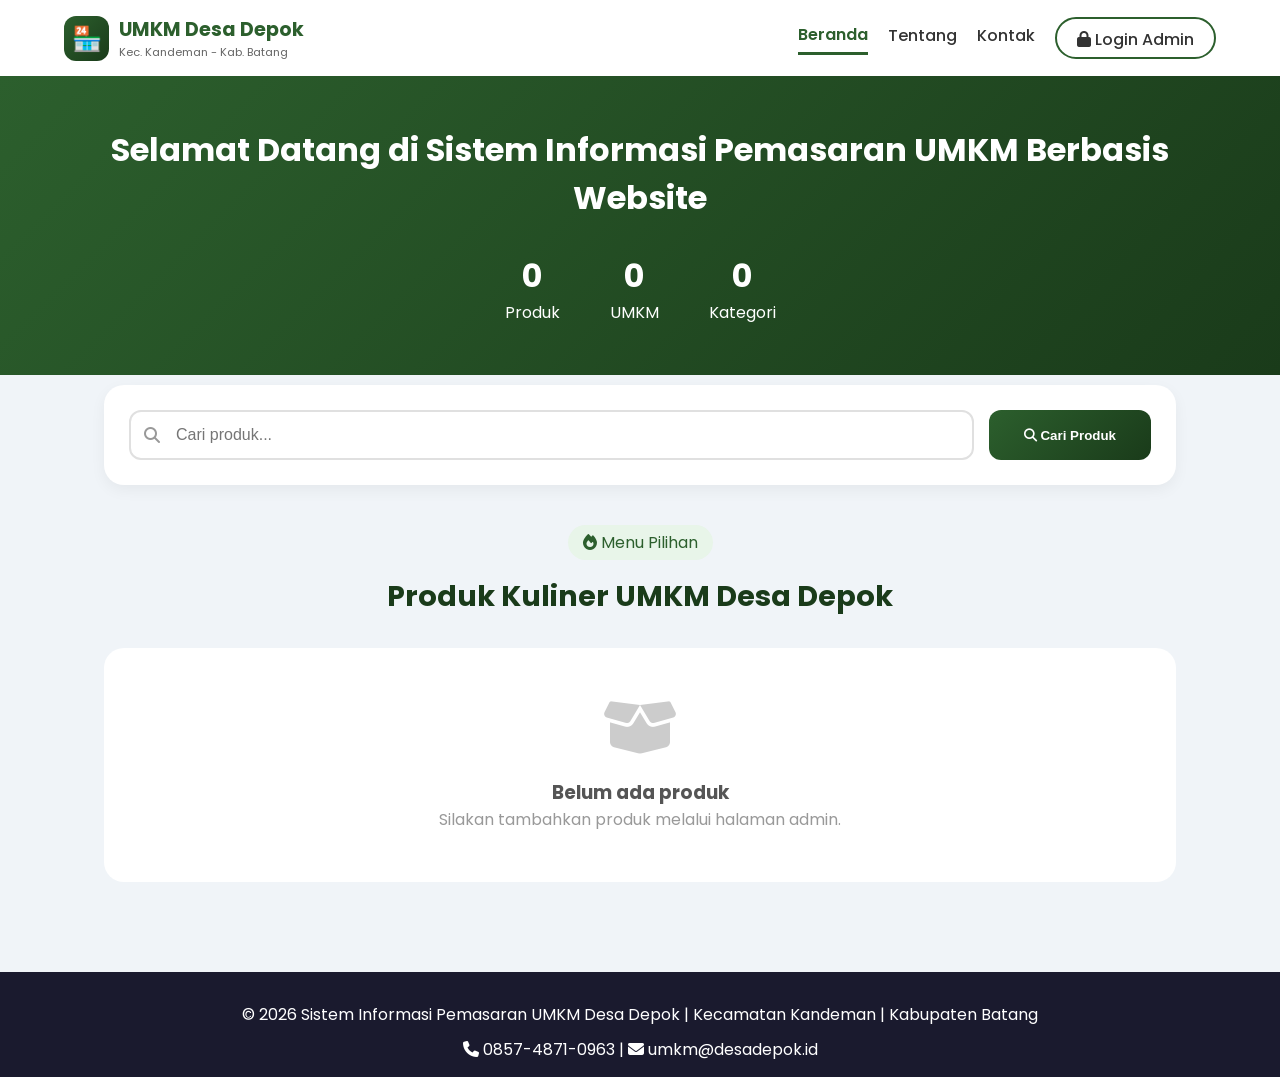
<file: index.html>
<!DOCTYPE html>
<html lang="id">
<head>
    <meta charset="UTF-8">
    <meta name="viewport" content="width=device-width, initial-scale=1.0">
    <title>UMKM Desa Depok - Kandeman, Batang</title>
    <link href="https://fonts.googleapis.com/css2?family=Poppins:wght@400;500;600;700&display=swap" rel="stylesheet">
    <link rel="stylesheet" href="https://cdnjs.cloudflare.com/ajax/libs/font-awesome/6.5.1/css/all.min.css">
    <style>
        * { margin: 0; padding: 0; box-sizing: border-box; }
        body { font-family: 'Poppins', sans-serif; background: #f0f4f8; }
        .navbar { background: white; padding: 15px 5%; display: flex; justify-content: space-between; align-items: center; flex-wrap: wrap; gap: 15px; box-shadow: 0 2px 10px rgba(0,0,0,0.05); }
        .logo { display: flex; align-items: center; gap: 10px; }
        .logo-icon { background: linear-gradient(135deg, #2c5f2d, #1a3b1a); width: 45px; height: 45px; border-radius: 12px; display: flex; align-items: center; justify-content: center; color: white; font-size: 24px; }
        .logo-text h2 { font-size: 1.2em; color: #2c5f2d; }
        .logo-text p { font-size: 0.7em; color: #666; }
        .nav-links { display: flex; gap: 20px; align-items: center; flex-wrap: wrap; }
        .nav-links a { text-decoration: none; color: #333; font-weight: 500; transition: 0.3s; padding-bottom: 5px; }
        .nav-links a:hover { color: #2c5f2d; }
        .nav-links a.active { color: #2c5f2d; font-weight: 600; border-bottom: 3px solid #2c5f2d; }
        .btn-outline { border: 2px solid #2c5f2d; padding: 8px 20px; border-radius: 25px; background: transparent; }
        .btn-outline:hover { background: #2c5f2d; color: white !important; }
        .hero { background: linear-gradient(135deg, #2c5f2d, #1a3b1a); color: white; padding: 50px 5%; text-align: center; }
        .hero h1 { font-size: 2em; margin-bottom: 15px; }
        .hero-stats { display: flex; justify-content: center; gap: 50px; margin-top: 30px; flex-wrap: wrap; }
        .stat-number { font-size: 2em; font-weight: 700; }
        .container { max-width: 1200px; margin: 0 auto; padding: 40px 5%; }
        .search-section { background: white; border-radius: 20px; padding: 25px; box-shadow: 0 5px 15px rgba(0,0,0,0.05); margin-top: -30px; position: relative; z-index: 10; }
        .search-form { display: flex; gap: 15px; flex-wrap: wrap; }
        .search-wrapper { flex: 3; position: relative; }
        .search-wrapper i { position: absolute; left: 15px; top: 50%; transform: translateY(-50%); color: #999; }
        .search-wrapper input { width: 100%; padding: 14px 15px 14px 45px; border: 2px solid #e0e0e0; border-radius: 12px; font-size: 16px; }
        .btn-search { background: linear-gradient(135deg, #2c5f2d, #1a3b1a); color: white; padding: 14px 35px; border: none; border-radius: 12px; font-weight: 600; cursor: pointer; }
        .section-title { text-align: center; margin: 40px 0 30px; }
        .section-title .badge { background: #e8f5e9; color: #2c5f2d; padding: 5px 15px; border-radius: 20px; display: inline-block; margin-bottom: 15px; }
        .section-title h2 { font-size: 1.8em; color: #1a3b1a; }
        .product-grid { display: grid; grid-template-columns: repeat(auto-fill, minmax(300px, 1fr)); gap: 25px; }
        .product-card { background: white; border-radius: 20px; overflow: hidden; box-shadow: 0 5px 15px rgba(0,0,0,0.08); transition: 0.3s; }
        .product-card:hover { transform: translateY(-5px); box-shadow: 0 10px 25px rgba(0,0,0,0.1); }
        
        .product-image { 
            width: 100%; 
            display: flex;
            align-items: center;
            justify-content: center;
            background: #f5f5f5;
            overflow: hidden;
        }
        .product-image img { 
            width: 100%; 
            height: auto; 
            display: block;
        }
        .product-image .no-image { 
            width: 100%;
            height: 200px;
            display: flex;
            align-items: center;
            justify-content: center;
            font-size: 64px; 
            color: #ccc; 
            background: #f5f5f5;
        }

        .product-info { padding: 20px; }
        .product-info h3 { font-size: 1.2em; color: #1a3b1a; }
        .price { font-size: 1.4em; color: #2c5f2d; font-weight: 700; margin: 10px 0; }
        .description { color: #666; font-size: 0.85em; margin: 10px 0; line-height: 1.5; display: -webkit-box; -webkit-line-clamp: 3; -webkit-box-orient: vertical; overflow: hidden; }
        .umkm-name, .contact { font-size: 0.85em; margin: 5px 0; display: flex; align-items: center; gap: 5px; }
        .category-tag { display: inline-block; background: #e8f5e9; color: #2c5f2d; padding: 4px 10px; border-radius: 20px; font-size: 0.7em; margin-top: 10px; }
        
        /* ================================================================ */
        /* TOMBOL WHATSAPP - PASTI BERFUNGSI */
        /* ================================================================ */
        .whatsapp-btn { 
            display: inline-flex; 
            align-items: center; 
            gap: 8px; 
            background: #25D366; 
            color: white; 
            padding: 8px 18px; 
            border-radius: 30px; 
            text-decoration: none; 
            margin-top: 12px; 
            font-size: 0.85em; 
            font-weight: 600;
            transition: 0.3s;
            border: none;
            cursor: pointer;
        }
        .whatsapp-btn:hover { 
            background: #128C7E; 
            transform: scale(1.03);
            box-shadow: 0 4px 12px rgba(37, 211, 102, 0.3);
        }
        .whatsapp-btn i {
            font-size: 1.2em;
        }
        .footer { background: #1a1a2e; color: white; text-align: center; padding: 30px 5% 15px; margin-top: 50px; }
        @media (max-width: 768px) { .hero h1 { font-size: 1.3em; } .search-form { flex-direction: column; } }
    </style>
</head>
<body>
    <nav class="navbar">
        <div class="logo">
            <div class="logo-icon">🏪</div>
            <div class="logo-text">
                <h2>UMKM Desa Depok</h2>
                <p>Kec. Kandeman - Kab. Batang</p>
            </div>
        </div>
        <div class="nav-links">
            <a href="beranda.html" class="active">Beranda</a>
            <a href="tentang.html">Tentang</a>
            <a href="kontak.html">Kontak</a>
            <a href="login.html" class="btn-outline"><i class="fas fa-lock"></i> Login Admin</a>
        </div>
    </nav>

    <section class="hero">
        <h1>Selamat Datang di Sistem Informasi Pemasaran UMKM Berbasis Website</h1>
        <div class="hero-stats">
            <div class="stat-item"><div class="stat-number" id="totalProducts">0</div><div>Produk</div></div>
            <div class="stat-item"><div class="stat-number" id="totalUMKM">0</div><div>UMKM</div></div>
            <div class="stat-item"><div class="stat-number" id="totalCategories">0</div><div>Kategori</div></div>
        </div>
    </section>

    <div class="container">
        <div class="search-section">
            <form class="search-form" id="searchForm">
                <div class="search-wrapper">
                    <i class="fas fa-search"></i>
                    <input type="text" id="searchInput" placeholder="Cari produk...">
                </div>
                <button type="submit" class="btn-search"><i class="fas fa-search"></i> Cari Produk</button>
            </form>
        </div>

        <div class="section-title">
            <span class="badge"><i class="fas fa-fire"></i> Menu Pilihan</span>
            <h2>Produk Kuliner UMKM Desa Depok</h2>
        </div>

        <div class="product-grid" id="productGrid"></div>
    </div>

    <footer class="footer">
        <p>&copy; 2026 Sistem Informasi Pemasaran UMKM Desa Depok | Kecamatan Kandeman | Kabupaten Batang</p>
        <p style="margin-top: 10px;"><i class="fas fa-phone"></i> 0857-4871-0963 | <i class="fas fa-envelope"></i> umkm@desadepok.id</p>
    </footer>

    <script>
        // ================================================================
        // DATA PRODUK
        // ================================================================
        let products = [];
        let umkmList = [];

        function loadData() {
            try {
                const stored = localStorage.getItem('umkm_products');
                if (stored) {
                    const parsed = JSON.parse(stored);
                    products = Array.isArray(parsed) ? parsed : [];
                } else {
                    products = [];
                }
            } catch (e) {
                products = [];
            }

            try {
                const storedUmkm = localStorage.getItem('umkm_list');
                if (storedUmkm) {
                    const parsed = JSON.parse(storedUmkm);
                    umkmList = Array.isArray(parsed) ? parsed : [];
                } else {
                    umkmList = [];
                }
            } catch (e) {
                umkmList = [];
            }

            console.log('📦 Produk:', products.length);
            console.log('🏪 UMKM:', umkmList.length);

            updateStats();
            displayProducts(products);
        }

        function updateStats() {
            document.getElementById('totalProducts').innerText = products.length || 0;
            document.getElementById('totalUMKM').innerText = umkmList.length || 0;
            const uniqueCat = new Set(products.map(p => p.category_name)).size;
            document.getElementById('totalCategories').innerText = uniqueCat || 0;
        }

        // ================================================================
        // TAMPILKAN PRODUK - TOMBOL WA PASTI BERFUNGSI
        // ================================================================
        function displayProducts(productsToShow) {
            const grid = document.getElementById('productGrid');
            if (!grid) return;

            if (!productsToShow || productsToShow.length === 0) {
                grid.innerHTML = `
                    <div style="text-align:center;padding:50px;background:white;border-radius:20px;grid-column:1/-1;">
                        <i class="fas fa-box-open" style="font-size:60px;color:#ccc;margin-bottom:20px;"></i>
                        <h3 style="color:#555;">Belum ada produk</h3>
                        <p style="color:#999;">Silakan tambahkan produk melalui halaman admin.</p>
                    </div>
                `;
                return;
            }

            grid.innerHTML = productsToShow.map(p => {
                // Cek apakah ada gambar
                const hasImage = p.image && typeof p.image === 'string' && p.image.length > 10 && p.image !== '📦';
                
                // ============================================================
                // TOMBOL WHATSAPP - DENGAN PESAN OTOMATIS
                // ============================================================
                let waLink = '#';
                if (p.contact) {
                    // Bersihkan nomor (hapus semua karakter non-digit)
                    const cleanNumber = p.contact.replace(/[^0-9]/g, '');
                    // Pastikan nomor diawali 62 (Indonesia)
                    const finalNumber = cleanNumber.startsWith('62') ? cleanNumber : '62' + cleanNumber;
                    // Pesan otomatis
                    const message = encodeURIComponent(`Halo, saya mau pesan ${p.name}`);
                    waLink = `https://wa.me/${finalNumber}?text=${message}`;
                }
                
                return `
                <div class="product-card">
                    <div class="product-image">
                        ${hasImage ? `<img src="${p.image}" alt="${p.name}" onerror="this.parentElement.innerHTML='<div class=\\'no-image\\'>${p.icon || '📦'}</div>'">` : `<div class="no-image">${p.icon || '📦'}</div>`}
                    </div>
                    <div class="product-info">
                        <h3>${p.name || 'Produk'}</h3>
                        <div class="price">Rp ${(p.price || 0).toLocaleString('id-ID')}</div>
                        <div class="description">${p.description || 'Deskripsi produk tidak tersedia'}</div>
                        <div class="umkm-name"><i class="fas fa-store"></i> ${p.umkm_name || '-'}</div>
                        <div class="contact"><i class="fab fa-whatsapp"></i> ${p.contact || '-'}</div>
                        <div class="category-tag"><i class="fas fa-tag"></i> ${p.category_name || 'Umum'}</div>
                        ${p.contact ? `<a href="${waLink}" target="_blank" rel="noopener noreferrer" class="whatsapp-btn"><i class="fab fa-whatsapp"></i> Pesan Sekarang</a>` : ''}
                    </div>
                </div>
            `}).join('');
        }

        function filterProducts() {
            const search = document.getElementById('searchInput').value.toLowerCase().trim();
            if (!search) {
                displayProducts(products);
                return;
            }
            const filtered = products.filter(p => 
                (p.name || '').toLowerCase().includes(search) ||
                (p.umkm_name || '').toLowerCase().includes(search) ||
                (p.description || '').toLowerCase().includes(search)
            );
            displayProducts(filtered);
        }

        document.getElementById('searchForm').addEventListener('submit', (e) => {
            e.preventDefault();
            filterProducts();
        });

        document.getElementById('searchInput').addEventListener('input', filterProducts);

        loadData();

        window.addEventListener('storage', function(e) {
            if (e.key === 'umkm_products' || e.key === 'umkm_list') {
                console.log('🔄 Data berubah dari tab lain, reload...');
                loadData();
            }
        });

        console.log('✅ Halaman beranda siap!');
    </script>
</body>
</html>
</file>
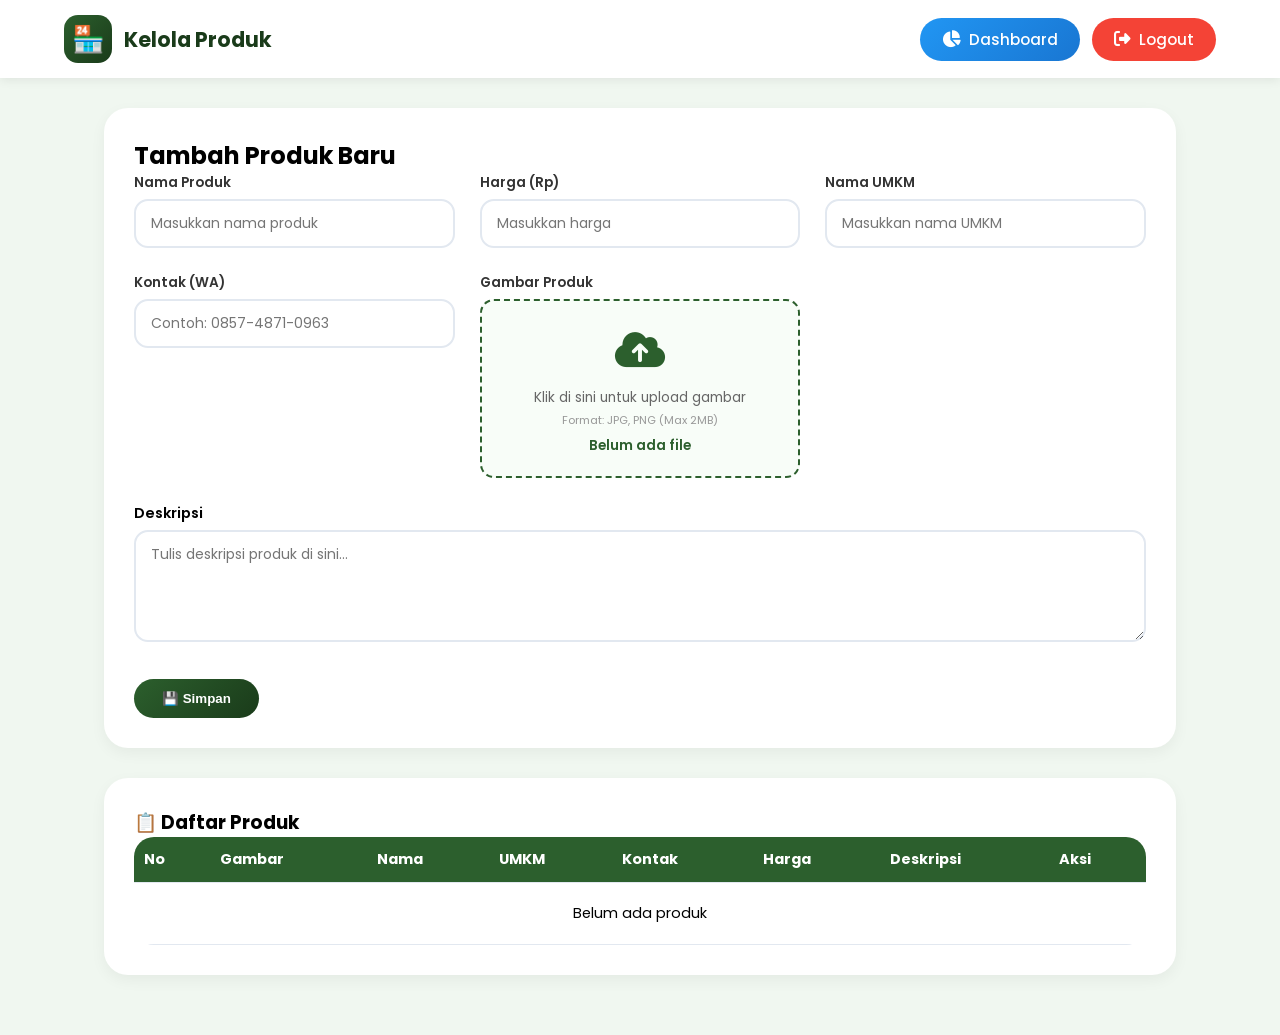
<file: admin.html>
<!DOCTYPE html>
<html lang="id">
<head>
    <meta charset="UTF-8">
    <meta name="viewport" content="width=device-width, initial-scale=1.0">
    <title>Kelola Produk - UMKM Desa Depok</title>
    <link href="https://fonts.googleapis.com/css2?family=Poppins:wght@400;500;600&display=swap" rel="stylesheet">
    <link rel="stylesheet" href="https://cdnjs.cloudflare.com/ajax/libs/font-awesome/6.5.1/css/all.min.css">
    <style>
        * { margin:0; padding:0; box-sizing:border-box; }
        body { font-family:'Poppins',sans-serif; background:#f0f7f0; }
        .navbar { background:white; padding:15px 5%; display:flex; justify-content:space-between; align-items:center; flex-wrap:wrap; box-shadow:0 2px 10px rgba(0,0,0,0.08); }
        .logo { display:flex; align-items:center; gap:12px; }
        .logo-icon { background:linear-gradient(135deg,#2c5f2d,#1a3b1a); width:48px; height:48px; border-radius:14px; display:flex; align-items:center; justify-content:center; color:white; font-size:26px; }
        .logo h2 { font-size:1.3em; color:#1a3b1a; }
        .nav-links { display:flex; gap:12px; align-items:center; flex-wrap:wrap; }
        .nav-links a { 
            text-decoration:none; 
            color:#333; 
            font-weight:500; 
            padding:10px 22px; 
            border-radius:30px; 
            transition:all 0.3s ease;
            display:flex;
            align-items:center;
            gap:8px;
            font-size:0.95em;
        }
        .nav-links a i { font-size:1.1em; }
        .nav-links a:hover { 
            background:#e8f5e9; 
            color:#2c5f2d; 
            transform:translateY(-2px);
        }
        .btn-dashboard { 
            background:linear-gradient(135deg,#2196f3,#1976d2); 
            color:white !important; 
        }
        .btn-dashboard:hover { 
            background:linear-gradient(135deg,#42a5f5,#1e88e5) !important; 
            box-shadow:0 4px 15px rgba(33,150,243,0.4);
        }
        .btn-logout { 
            background:#f44336; 
            color:white !important; 
        }
        .btn-logout:hover { 
            background:#d32f2f !important; 
            box-shadow:0 4px 15px rgba(244,67,54,0.4);
        }
        .container { max-width:1200px; margin:0 auto; padding:30px 5%; }
        .card { background:white; border-radius:24px; padding:30px; margin-bottom:30px; box-shadow:0 5px 15px rgba(0,0,0,0.05); }
        
        .form-grid { 
            display:grid; 
            grid-template-columns:repeat(auto-fit,minmax(240px,1fr)); 
            gap:25px; 
            margin-bottom:25px; 
        }
        .form-group label {
            display:block;
            font-size:0.85em;
            font-weight:600;
            color:#333;
            margin-bottom:6px;
        }

        input[type="number"]::-webkit-inner-spin-button,
        input[type="number"]::-webkit-outer-spin-button {
            -webkit-appearance: none;
            margin: 0;
        }
        input[type="number"] {
            -moz-appearance: textfield;
            appearance: textfield;
        }

        input, textarea { 
            width:100%; 
            padding:12px 15px; 
            border:2px solid #e2e8f0; 
            border-radius:14px; 
            font-family:inherit; 
            transition:0.3s; 
            font-size:14px;
        }
        input:focus, textarea:focus { 
            outline:none; 
            border-color:#2c5f2d; 
            box-shadow:0 0 0 3px rgba(44,95,45,0.2); 
        }

        /* ============================================= */
        /* UPLOAD GAMBAR - PREVIEW DI DALAM AREA */
        /* ============================================= */
        .upload-area {
            border: 2px dashed #2c5f2d;
            border-radius: 14px;
            padding: 20px;
            text-align: center;
            background: #f8fdf8;
            cursor: pointer;
            transition: 0.3s;
            position: relative;
            min-height: 140px;
            display: flex;
            flex-direction: column;
            align-items: center;
            justify-content: center;
        }
        .upload-area:hover {
            background: #e8f5e9;
            border-color: #1a3b1a;
        }
        .upload-area .icon-upload {
            font-size: 40px;
            color: #2c5f2d;
            margin-bottom: 5px;
        }
        .upload-area p {
            color: #666;
            font-size: 0.85em;
            margin: 2px 0;
        }
        .upload-area .file-name {
            color: #2c5f2d;
            font-weight: 600;
            margin-top: 5px;
            font-size: 0.85em;
        }
        /* Input file disembunyikan tapi tetap bisa diklik */
        .upload-area input[type="file"] {
            position: absolute;
            top: 0;
            left: 0;
            width: 100%;
            height: 100%;
            opacity: 0;
            cursor: pointer;
            z-index: 10;
        }
        /* Preview gambar di DALAM area upload */
        .upload-area .preview-img {
            max-width: 100px;
            max-height: 100px;
            border-radius: 10px;
            border: 2px solid #2c5f2d;
            object-fit: cover;
            margin-top: 5px;
            display: none;
        }
        .upload-area .preview-img.show {
            display: block;
        }
        /* Sembunyikan semua elemen jika ada gambar */
        .upload-area.has-image .icon-upload,
        .upload-area.has-image p,
        .upload-area.has-image .file-name {
            display: none;
        }
        /* Tampilkan preview */
        .upload-area.has-image .preview-img {
            display: block;
        }

        .field-description {
            margin-top:15px;
            margin-bottom:10px;
        }
        .field-description textarea {
            min-height:100px;
        }
        .btn-submit { 
            background:linear-gradient(135deg,#2c5f2d,#1a3b1a); 
            color:white; 
            padding:12px 28px; 
            border:none; 
            border-radius:40px; 
            cursor:pointer; 
            margin-top:20px; 
            font-weight:600; 
            transition:0.3s; 
        }
        .btn-submit:hover { 
            transform:translateY(-2px); 
            box-shadow:0 5px 20px rgba(44,95,45,0.3); 
        }
        table { width:100%; border-collapse:collapse; background:white; border-radius:20px; overflow:hidden; }
        th, td { padding:12px 10px; text-align:left; border-bottom:1px solid #e2e8f0; font-size:0.9em; }
        th { background:#2c5f2d; color:white; }
        .btn-edit { background:#ff9800; color:white; padding:5px 12px; border:none; border-radius:20px; cursor:pointer; margin-right:5px; transition:0.3s; font-size:0.8em; }
        .btn-edit:hover { background:#e68900; transform:scale(1.05); }
        .btn-delete { background:#f44336; color:white; padding:5px 12px; border:none; border-radius:20px; cursor:pointer; transition:0.3s; font-size:0.8em; }
        .btn-delete:hover { background:#d32f2f; transform:scale(1.05); }
        .product-image-table {
            width: 50px;
            height: 50px;
            object-fit: cover;
            border-radius: 8px;
            border: 1px solid #e2e8f0;
        }
        @media (max-width:768px){ th,td { font-size:11px; padding:6px; } .nav-links a { padding:8px 14px; font-size:0.85em; } }
    </style>
</head>
<body>
    <nav class="navbar">
        <div class="logo">
            <div class="logo-icon">🏪</div>
            <h2>Kelola Produk</h2>
        </div>
        <div class="nav-links">
            <a href="dashboard.html" class="btn-dashboard">
                <i class="fas fa-chart-pie"></i> Dashboard
            </a>
            <a href="login.html" class="btn-logout">
                <i class="fas fa-sign-out-alt"></i> Logout
            </a>
        </div>
    </nav>
    <div class="container">
        <div class="card">
            <h2 id="formTitle">Tambah Produk Baru</h2>
            <form id="productForm" enctype="multipart/form-data">
                <input type="hidden" id="productId">
                
                <div class="form-grid">
                    <div class="form-group">
                        <label>Nama Produk</label>
                        <input type="text" id="name" placeholder="Masukkan nama produk" required>
                    </div>
                    <div class="form-group">
                        <label>Harga (Rp)</label>
                        <input type="number" id="price" placeholder="Masukkan harga" required>
                    </div>
                    <div class="form-group">
                        <label>Nama UMKM</label>
                        <input type="text" id="umkm_name" placeholder="Masukkan nama UMKM" required>
                    </div>
                    <div class="form-group">
                        <label>Kontak (WA)</label>
                        <input type="text" id="contact" placeholder="Contoh: 0857-4871-0963" required>
                    </div>
                    <div class="form-group">
                        <label>Gambar Produk</label>
                        <div class="upload-area" id="uploadArea">
                            <span class="icon-upload"><i class="fas fa-cloud-upload-alt"></i></span>
                            <p>Klik di sini untuk upload gambar</p>
                            <p style="font-size:0.7em;color:#999;">Format: JPG, PNG (Max 2MB)</p>
                            <div class="file-name" id="fileName">Belum ada file</div>
                            <!-- Preview gambar di DALAM area upload -->
                            <img id="previewImage" class="preview-img">
                            <input type="file" id="image" accept="image/*" onchange="handleImageUpload(event)">
                        </div>
                    </div>
                </div>

                <div class="field-description">
                    <label style="font-weight:600;font-size:0.9em;display:block;margin-bottom:6px;">Deskripsi</label>
                    <textarea id="description" rows="4" placeholder="Tulis deskripsi produk di sini..."></textarea>
                </div>

                <button type="submit" class="btn-submit">💾 Simpan</button>
            </form>
        </div>
        <div class="card">
            <h3>📋 Daftar Produk</h3>
            <div style="overflow-x:auto">
                <table>
                    <thead>
                        <tr>
                            <th>No</th>
                            <th>Gambar</th>
                            <th>Nama</th>
                            <th>UMKM</th>
                            <th>Kontak</th>
                            <th>Harga</th>
                            <th>Deskripsi</th>
                            <th>Aksi</th>
                        </tr>
                    </thead>
                    <tbody id="productTable"></tbody>
                </table>
            </div>
        </div>
    </div>
    <script>
        // =====================================================
        // UPLOAD GAMBAR - PREVIEW DI DALAM AREA
        // =====================================================
        let uploadedImageData = null;

        function handleImageUpload(event) {
            const file = event.target.files[0];
            const previewImg = document.getElementById('previewImage');
            const fileName = document.getElementById('fileName');
            const uploadArea = document.getElementById('uploadArea');
            
            if (file) {
                if (file.size > 2 * 1024 * 1024) {
                    alert('Ukuran gambar terlalu besar! Maksimal 2MB.');
                    event.target.value = '';
                    return;
                }
                
                const reader = new FileReader();
                reader.onload = function(e) {
                    uploadedImageData = e.target.result;
                    previewImg.src = e.target.result;
                    previewImg.classList.add('show');
                    fileName.textContent = file.name;
                    uploadArea.classList.add('has-image');
                }
                reader.readAsDataURL(file);
            } else {
                previewImg.classList.remove('show');
                fileName.textContent = 'Belum ada file';
                uploadArea.classList.remove('has-image');
                uploadedImageData = null;
            }
        }

        // =====================================================
        // CRUD PRODUK
        // =====================================================
        let products = [];

        function loadProducts() {
            const stored = localStorage.getItem('umkm_products');
            if (stored) {
                products = JSON.parse(stored);
            } else {
                products = [];
            }
            renderTable();
        }

        function renderTable() {
            const tbody = document.getElementById('productTable');
            if (products.length === 0) {
                tbody.innerHTML = '<tr><td colspan="8" style="text-align:center;padding:20px;">Belum ada produk</td></tr>';
                return;
            }
            tbody.innerHTML = products.map((p, i) => `
                <tr>
                    <td>${i + 1}</td>
                    <td>
                        ${p.image && p.image !== '📦' ? `<img src="${p.image}" alt="${p.name}" class="product-image-table">` : '📦'}
                    </td>
                    <td><strong>${p.name}</strong></td>
                    <td>${p.umkm_name}</td>
                    <td>${p.contact || '-'}</td>
                    <td>Rp ${p.price.toLocaleString('id-ID')}</td>
                    <td style="max-width:150px;font-size:0.85em;color:#555;">${p.description || '-'}</td>
                    <td>
                        <button class="btn-edit" onclick="editProduct(${p.id})">Edit</button>
                        <button class="btn-delete" onclick="deleteProduct(${p.id})">Hapus</button>
                    </td>
                </tr>
            `).join('');
        }

        function saveToLocal() {
            localStorage.setItem('umkm_products', JSON.stringify(products));
            renderTable();
        }

        document.getElementById('productForm').addEventListener('submit', (e) => {
            e.preventDefault();
            const id = document.getElementById('productId').value;
            
            const imageData = uploadedImageData || '📦';
            
            const product = {
                id: id ? parseInt(id) : Date.now(),
                name: document.getElementById('name').value,
                description: document.getElementById('description').value,
                price: parseInt(document.getElementById('price').value),
                image: imageData,
                umkm_name: document.getElementById('umkm_name').value,
                contact: document.getElementById('contact').value,
                category_name: "Makanan & Minuman"
            };
            
            if (id) {
                const index = products.findIndex(p => p.id == id);
                if (index !== -1) products[index] = product;
            } else {
                products.push(product);
            }
            saveToLocal();
            
            // Reset form
            document.getElementById('productForm').reset();
            document.getElementById('productId').value = '';
            document.getElementById('formTitle').innerHTML = 'Tambah Produk Baru';
            document.getElementById('previewImage').classList.remove('show');
            document.getElementById('fileName').textContent = 'Belum ada file';
            document.getElementById('uploadArea').classList.remove('has-image');
            uploadedImageData = null;
        });

        function editProduct(id) {
            const p = products.find(p => p.id === id);
            if (p) {
                document.getElementById('productId').value = p.id;
                document.getElementById('name').value = p.name;
                document.getElementById('description').value = p.description;
                document.getElementById('price').value = p.price;
                document.getElementById('umkm_name').value = p.umkm_name;
                document.getElementById('contact').value = p.contact;
                
                const previewImg = document.getElementById('previewImage');
                const fileName = document.getElementById('fileName');
                const uploadArea = document.getElementById('uploadArea');
                
                if (p.image && p.image !== '📦') {
                    previewImg.src = p.image;
                    previewImg.classList.add('show');
                    fileName.textContent = 'Gambar tersimpan';
                    uploadArea.classList.add('has-image');
                    uploadedImageData = p.image;
                } else {
                    previewImg.classList.remove('show');
                    fileName.textContent = 'Belum ada file';
                    uploadArea.classList.remove('has-image');
                    uploadedImageData = null;
                }
                
                document.getElementById('formTitle').innerHTML = 'Edit Produk';
                window.scrollTo(0, 0);
            }
        }

        function deleteProduct(id) {
            if (confirm('Hapus produk ini?')) {
                products = products.filter(p => p.id !== id);
                saveToLocal();
            }
        }

        loadProducts();
    </script>
</body>
</html>
</file>
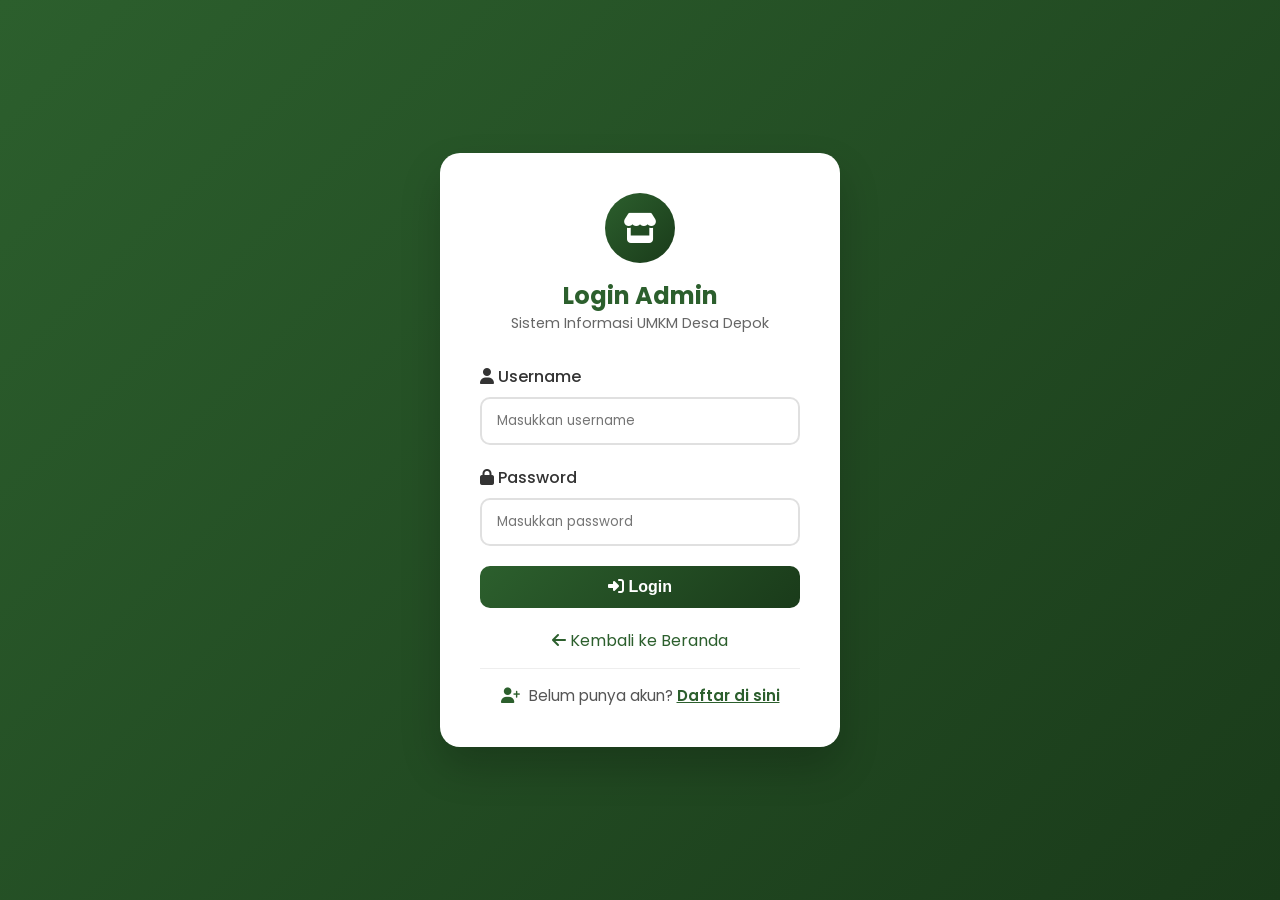
<file: dashboard.html>
<!DOCTYPE html>
<html lang="id">
<head>
    <meta charset="UTF-8">
    <meta name="viewport" content="width=device-width, initial-scale=1.0">
    <title>Dashboard Admin - UMKM Desa Depok</title>
    <link href="https://fonts.googleapis.com/css2?family=Poppins:wght@400;500;600;700&display=swap" rel="stylesheet">
    <link rel="stylesheet" href="https://cdnjs.cloudflare.com/ajax/libs/font-awesome/6.5.1/css/all.min.css">
    <style>
        * { margin:0; padding:0; box-sizing:border-box; }
        body { font-family:'Poppins',sans-serif; background:#f0f7f0; }
        .navbar { background:white; padding:15px 5%; display:flex; justify-content:space-between; align-items:center; flex-wrap:wrap; gap:15px; box-shadow:0 2px 10px rgba(0,0,0,0.05); position:sticky; top:0; z-index:100; }
        .nav-left { display:flex; align-items:center; gap:10px; }
        .nav-left h2 { font-size:1.2rem; color:#1a3b1a; font-weight:600; }
        .logo-icon { background:linear-gradient(135deg,#2c5f2d,#1a3b1a); width:45px; height:45px; border-radius:12px; display:flex; align-items:center; justify-content:center; color:white; font-size:24px; }
        .nav-right { display:flex; align-items:center; gap:15px; }
        .nav-right a { text-decoration:none; color:#555; font-weight:500; transition:0.3s; padding:8px 15px; border-radius:8px; }
        .nav-right a:hover { background:#f0f7f0; color:#1a3b1a; }
        .btn-logout { background:#c62828; color:white !important; padding:10px 25px !important; border:none; border-radius:25px; cursor:pointer; font-weight:600; font-family:inherit; font-size:14px; transition:0.3s; display:inline-flex; align-items:center; gap:8px; }
        .btn-logout:hover { background:#b71c1c !important; transform:translateY(-2px); box-shadow:0 5px 15px rgba(198,40,40,0.3); }
        .container { max-width:1200px; margin:0 auto; padding:30px 5%; }
        .welcome-card { background:white; border-radius:24px; padding:30px; margin-bottom:40px; box-shadow:0 5px 15px rgba(0,0,0,0.05); border-left:5px solid #2c5f2d; }
        .welcome-card h2 { color:#1a3b1a; margin-bottom:5px; font-size:1.5rem; font-weight:600; }
        .welcome-card h2 i { color:#2c5f2d; margin-right:10px; }
        .welcome-card p { color:#666; font-size:0.95rem; }
        .admin-badge { background:#2c5f2d; color:white; padding:2px 12px; border-radius:20px; font-size:0.7rem; font-weight:600; margin-left:8px; }
        .stats-grid { display:grid; grid-template-columns:repeat(auto-fit,minmax(200px,1fr)); gap:25px; margin-bottom:40px; }
        .stat-card { background:white; border-radius:24px; padding:25px 20px; text-align:center; box-shadow:0 5px 15px rgba(0,0,0,0.05); transition:0.3s; }
        .stat-card:hover { transform:translateY(-5px); }
        .stat-number { font-size:2.8rem; font-weight:800; color:#1a3b1a; }
        .stat-label { color:#888; font-size:0.9rem; margin-top:5px; }
        .stat-icon { font-size:2rem; margin-bottom:10px; }
        .stat-card .stat-number.currency { font-size:2rem; }
        .section-title { color:#1a3b1a; margin-bottom:20px; font-size:1.3rem; font-weight:600; }
        .section-title i { color:#2c5f2d; margin-right:10px; }
        .menu-grid { display:grid; grid-template-columns:repeat(auto-fit,minmax(250px,1fr)); gap:25px; margin-top:10px; }
        .menu-card { background:white; border-radius:24px; padding:35px 25px; text-align:center; text-decoration:none; color:#333; transition:0.3s; box-shadow:0 5px 15px rgba(0,0,0,0.05); display:block; border:2px solid transparent; }
        .menu-card:hover { transform:translateY(-8px); background:linear-gradient(135deg,#2c5f2d,#1a3b1a); color:white; box-shadow:0 10px 30px rgba(44,95,45,0.2); }
        .menu-card i { font-size:3.5rem; margin-bottom:15px; display:block; color:#2c5f2d; }
        .menu-card:hover i { color:white; }
        .menu-card h3 { margin-bottom:8px; font-size:1.2rem; font-weight:600; }
        .menu-card p { font-size:0.9rem; opacity:0.7; }
        .menu-card:hover p { color:rgba(255,255,255,0.8); }
        .footer { text-align:center; margin-top:50px; padding:20px; color:#888; border-top:1px solid #e0e0e0; font-size:0.9rem; }
        @media (max-width:768px){ .navbar { padding:15px; } .nav-left h2 { font-size:1rem; } .btn-logout { padding:8px 15px !important; font-size:12px; } .stats-grid { grid-template-columns:repeat(2,1fr); gap:15px; } .stat-number { font-size:2rem; } .stat-card .stat-number.currency { font-size:1.5rem; } }
    </style>
</head>
<body>
    <nav class="navbar">
        <div class="nav-left">
            <div class="logo-icon">🏪</div>
            <h2>Dashboard Admin</h2>
        </div>
        <div class="nav-right">
            <!-- Beranda DIHAPUS -->
            <button onclick="logout()" class="btn-logout">
                <i class="fas fa-sign-out-alt"></i> Logout
            </button>
        </div>
    </nav>

    <div class="container">
        <div class="welcome-card">
            <h2><i class="fas fa-user-shield"></i> Halo, <span id="adminName">Admin</span>! <span class="admin-badge">ADMIN</span></h2>
            <p>Selamat datang di Dashboard UMKM Desa Depok.</p>
        </div>

        <div class="stats-grid">
            <div class="stat-card">
                <div class="stat-icon">📦</div>
                <div class="stat-number" id="totalProduk">0</div>
                <div class="stat-label">Total Produk</div>
            </div>
            <div class="stat-card">
                <div class="stat-icon">🏪</div>
                <div class="stat-number" id="totalUMKM">0</div>
                <div class="stat-label">Total UMKM</div>
            </div>
            <div class="stat-card">
                <div class="stat-icon">📂</div>
                <div class="stat-number" id="totalKategori">0</div>
                <div class="stat-label">Kategori</div>
            </div>
            <div class="stat-card">
                <div class="stat-icon">💰</div>
                <div class="stat-number currency" id="totalNilai">Rp 0</div>
                <div class="stat-label">Total Nilai Produk</div>
            </div>
        </div>

        <h3 class="section-title"><i class="fas fa-th-large"></i> Menu Manajemen</h3>
        <div class="menu-grid">
            <a href="admin.html" class="menu-card">
                <i class="fas fa-boxes"></i>
                <h3>Kelola Produk</h3>
                <p>Tambah, edit, hapus produk</p>
            </a>
            <a href="kelola_umkm.html" class="menu-card">
                <i class="fas fa-store"></i>
                <h3>Kelola UMKM</h3>
                <p>Data pelaku UMKM</p>
            </a>
            <a href="laporan.html" class="menu-card">
                <i class="fas fa-chart-line"></i>
                <h3>Laporan</h3>
                <p>Cetak & export data</p>
            </a>
            <!-- Lihat Website DIHAPUS -->
        </div>
    </div>

    <div class="footer">
        <p>&copy; 2026 Sistem Informasi Pemasaran UMKM Desa Depok | Kecamatan Kandeman | Kabupaten Batang</p>
    </div>

    <script>
        // ============================================================
        // 1. CEK LOGIN
        // ============================================================
        (function checkLogin() {
            let isLoggedIn = localStorage.getItem('admin_logged_in');
            if (isLoggedIn !== 'true') {
                window.location.href = 'login.html';
                return;
            }
        })();

        // ============================================================
        // 2. FUNGSI LOGOUT
        // ============================================================
        function logout() {
            if (confirm('Apakah Anda yakin ingin logout?')) {
                localStorage.removeItem('admin_logged_in');
                localStorage.removeItem('admin_username');
                window.location.href = 'login.html';
            }
        }

        // ============================================================
        // 3. TAMPILKAN NAMA ADMIN
        // ============================================================
        function getAdminName() {
            let name = localStorage.getItem('admin_username');
            if (!name) name = 'Admin';
            document.getElementById('adminName').textContent = name;
        }
        getAdminName();

        // ============================================================
        // 4. UPDATE STATISTIK - DIPERBAIKI MENGGUNAKAN 'price'
        // ============================================================
        function updateStats() {
            // Ambil data produk dari localStorage
            let products = [];
            try {
                const stored = localStorage.getItem('umkm_products');
                if (stored) {
                    products = JSON.parse(stored);
                }
            } catch (e) {
                products = [];
            }

            // Ambil data UMKM dari localStorage
            let umkm = [];
            try {
                const storedUmkm = localStorage.getItem('umkm_list');
                if (storedUmkm) {
                    umkm = JSON.parse(storedUmkm);
                }
            } catch (e) {
                umkm = [];
            }

            // Total Produk
            document.getElementById('totalProduk').textContent = products.length || 0;

            // Total UMKM
            document.getElementById('totalUMKM').textContent = umkm.length || 0;

            // Total Kategori (dari produk)
            const allKategori = products.map(p => p.category_name).filter(k => k && k.trim() !== '');
            const uniqueKategori = new Set(allKategori);
            document.getElementById('totalKategori').textContent = uniqueKategori.size || 0;

            // Total Nilai (gunakan 'price' bukan 'harga')
            const totalNilai = products.reduce((sum, p) => sum + (Number(p.price) || 0), 0);
            document.getElementById('totalNilai').textContent = 'Rp ' + totalNilai.toLocaleString('id-ID');
        }
        updateStats();

        // ============================================================
        // 5. CEK PERUBAHAN STORAGE DARI TAB LAIN
        // ============================================================
        window.addEventListener('storage', function(e) {
            if (e.key === 'admin_logged_in' && e.newValue !== 'true') {
                window.location.href = 'login.html';
            }
            if (e.key === 'umkm_products' || e.key === 'umkm_list') {
                updateStats();
            }
        });

        // ============================================================
        // 6. UPDATE STATISTIK SETIAP 10 DETIK
        // ============================================================
        setInterval(updateStats, 10000);
    </script>
</body>
</html>
</file>
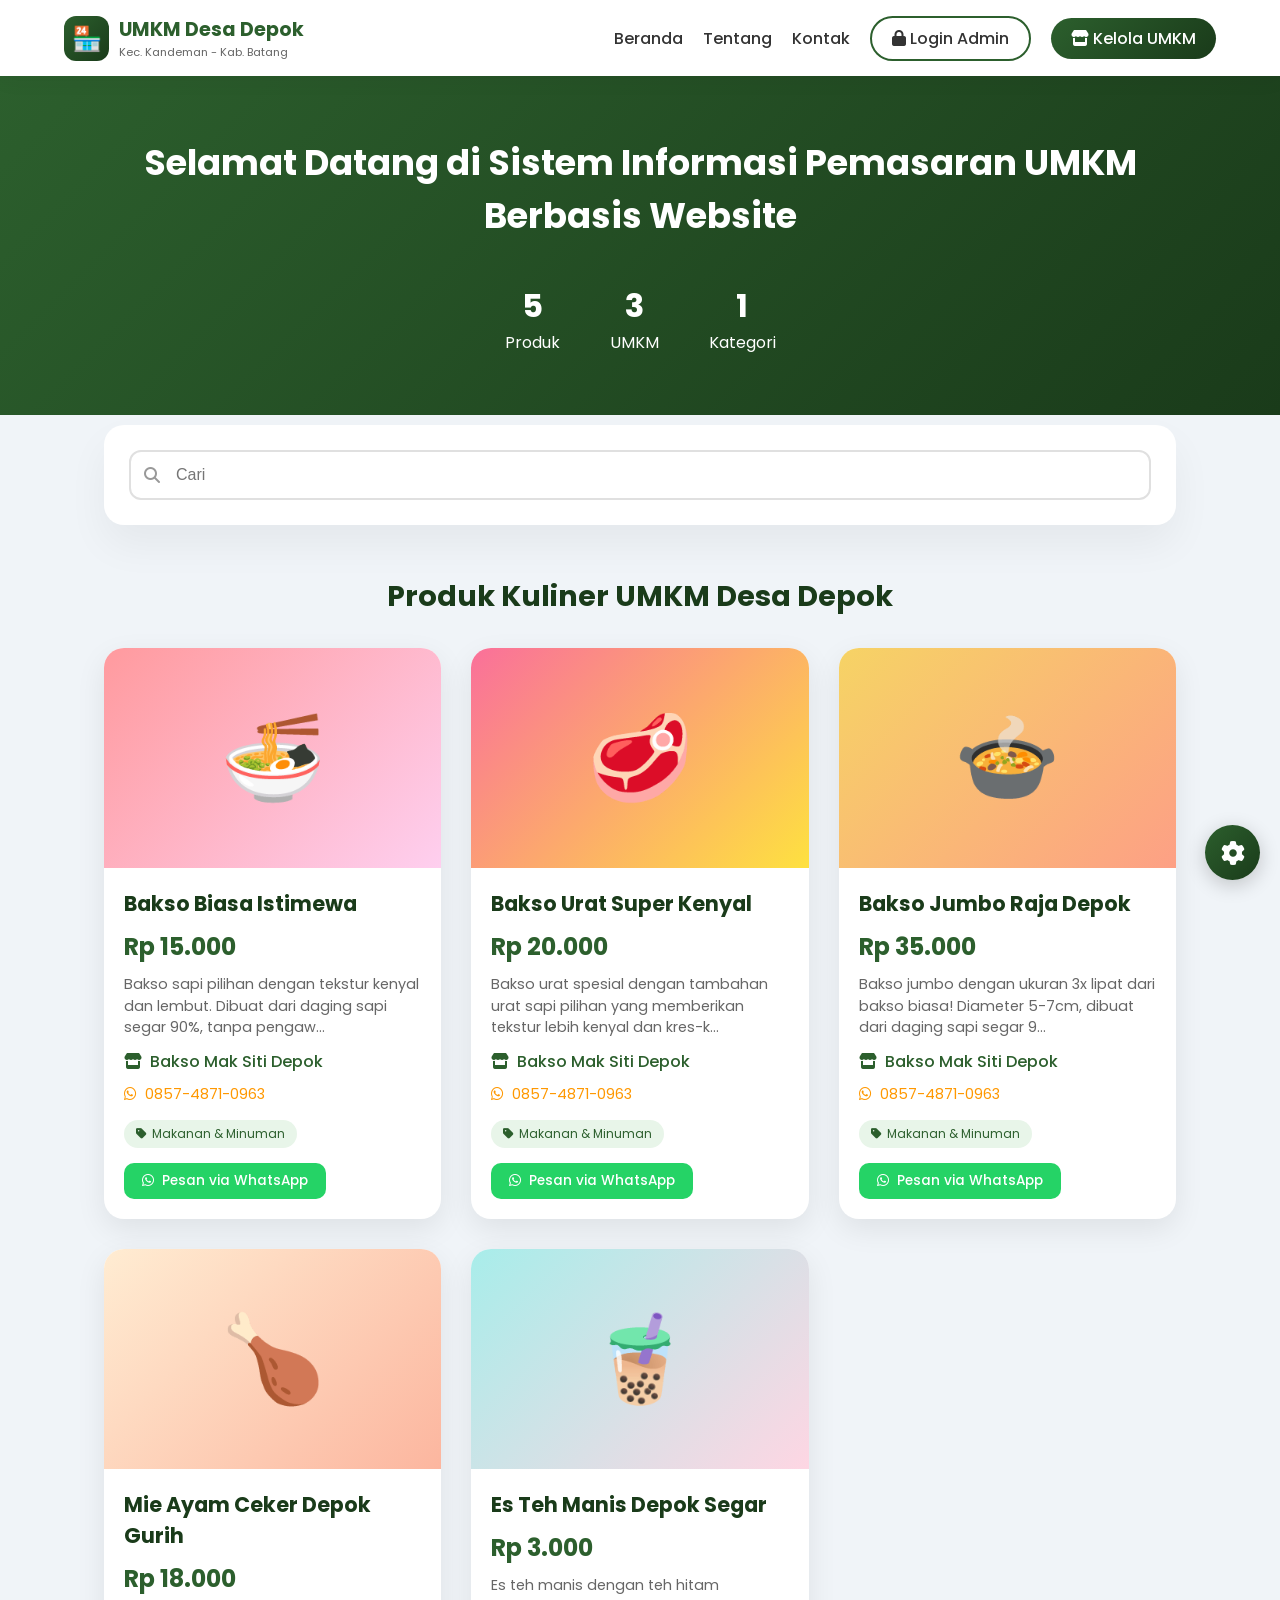
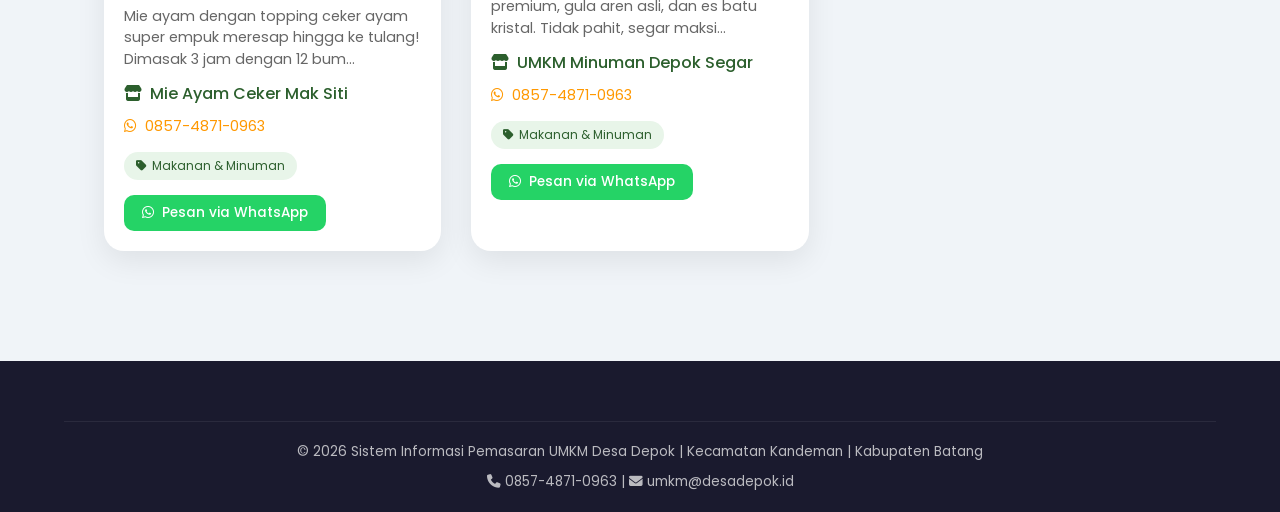
<file: index (2).html>
<!DOCTYPE html>
<html lang="id">
<head>
    <meta charset="UTF-8">
    <meta name="viewport" content="width=device-width, initial-scale=1.0">
    <title>UMKM Desa Depok - Kandeman, Batang</title>
    <link href="https://fonts.googleapis.com/css2?family=Poppins:wght@400;500;600;700&display=swap" rel="stylesheet">
    <link rel="stylesheet" href="https://cdnjs.cloudflare.com/ajax/libs/font-awesome/6.5.1/css/all.min.css">
    <style>
        * { margin: 0; padding: 0; box-sizing: border-box; }
        body { font-family: 'Poppins', sans-serif; background: #f0f4f8; }
        .navbar { background: white; padding: 15px 5%; display: flex; justify-content: space-between; align-items: center; position: sticky; top: 0; z-index: 1000; box-shadow: 0 4px 20px rgba(0,0,0,0.05); flex-wrap: wrap; gap: 15px; }
        .logo { display: flex; align-items: center; gap: 10px; }
        .logo-icon { background: linear-gradient(135deg, #2c5f2d, #1a3b1a); width: 45px; height: 45px; border-radius: 12px; display: flex; align-items: center; justify-content: center; color: white; font-size: 24px; }
        .logo-text h2 { font-size: 1.2em; color: #2c5f2d; }
        .logo-text p { font-size: 0.7em; color: #666; }
        .nav-links { display: flex; gap: 20px; align-items: center; flex-wrap: wrap; }
        .nav-links a { text-decoration: none; color: #333; font-weight: 500; transition: 0.3s; cursor: pointer; }
        .nav-links a:hover { color: #2c5f2d; }
        .btn-outline { border: 2px solid #2c5f2d; padding: 8px 20px; border-radius: 25px; background: transparent; }
        .btn-outline:hover { background: #2c5f2d; color: white !important; }
        .btn-fill { background: linear-gradient(135deg, #2c5f2d, #1a3b1a); padding: 8px 20px; border-radius: 25px; color: white !important; }
        .hero { background: linear-gradient(135deg, #2c5f2d, #1a3b1a); color: white; padding: 60px 5%; text-align: center; position: relative; }
        .hero h1 { font-size: 2.2em; margin-bottom: 15px; }
        .hero-stats { display: flex; justify-content: center; gap: 50px; margin-top: 40px; flex-wrap: wrap; }
        .stat-number { font-size: 2em; font-weight: 700; }
        .container { max-width: 1200px; margin: 0 auto; padding: 50px 5%; }
        .search-section { background: white; border-radius: 20px; padding: 25px; box-shadow: 0 20px 40px rgba(0,0,0,0.05); margin-top: -40px; position: relative; z-index: 10; }
        .search-form { display: flex; gap: 15px; flex-wrap: wrap; }
        .search-wrapper { flex: 3; position: relative; }
        .search-wrapper i { position: absolute; left: 15px; top: 50%; transform: translateY(-50%); color: #999; }
        .search-wrapper input { width: 100%; padding: 14px 15px 14px 45px; border: 2px solid #e0e0e0; border-radius: 12px; font-size: 16px; }
        .search-wrapper input:focus { outline: none; border-color: #2c5f2d; }
        .btn-search { background: linear-gradient(135deg, #2c5f2d, #1a3b1a); color: white; padding: 14px 35px; border: none; border-radius: 12px; font-weight: 600; cursor: pointer; transition: 0.3s; }
        .btn-search:hover { transform: translateY(-2px); box-shadow: 0 5px 15px rgba(44,95,45,0.3); }
        .section-title { text-align: center; margin: 50px 0 30px; }
        .section-title .badge { background: #e8f5e9; color: #2c5f2d; padding: 5px 15px; border-radius: 20px; display: inline-block; margin-bottom: 15px; font-size: 0.85em; }
        .section-title h2 { font-size: 1.8em; color: #1a3b1a; margin-bottom: 10px; }
        .product-grid { display: grid; grid-template-columns: repeat(auto-fill, minmax(320px, 1fr)); gap: 30px; }
        .product-card { background: white; border-radius: 20px; overflow: hidden; box-shadow: 0 10px 30px rgba(0,0,0,0.08); transition: 0.3s; }
        .product-card:hover { transform: translateY(-8px); box-shadow: 0 20px 40px rgba(0,0,0,0.15); }
        .product-badge { position: absolute; background: rgba(255,255,255,0.95); padding: 5px 12px; border-radius: 20px; font-size: 0.7em; font-weight: 600; margin: 15px; color: #2c5f2d; }
        .product-image { width: 100%; height: 220px; display: flex; align-items: center; justify-content: center; font-size: 85px; position: relative; }
        .product-info { padding: 20px; }
        .product-info h3 { font-size: 1.3em; color: #1a3b1a; margin-bottom: 8px; }
        .price { font-size: 1.5em; color: #2c5f2d; font-weight: 700; margin: 10px 0; }
        .description { color: #666; line-height: 1.5; margin: 10px 0; font-size: 0.9em; }
        .umkm-name { display: flex; align-items: center; gap: 8px; color: #2c5f2d; font-weight: 500; margin: 10px 0; }
        .contact { display: flex; align-items: center; gap: 8px; color: #ff9800; margin: 5px 0; font-size: 0.9em; }
        .category-tag { display: inline-flex; align-items: center; gap: 5px; background: #e8f5e9; color: #2c5f2d; padding: 5px 12px; border-radius: 20px; font-size: 0.75em; margin-top: 10px; }
        .whatsapp-btn { display: inline-flex; align-items: center; gap: 8px; background: #25D366; color: white; padding: 8px 18px; border-radius: 10px; text-decoration: none; margin-top: 15px; font-size: 0.85em; font-weight: 500; transition: 0.3s; }
        .whatsapp-btn:hover { background: #128C7E; transform: scale(1.02); }
        .no-product { text-align: center; padding: 60px; background: white; border-radius: 20px; grid-column: 1 / -1; }
        .footer { background: #1a1a2e; color: white; padding: 40px 5% 20px; margin-top: 60px; }
        .footer-bottom { text-align: center; padding-top: 20px; border-top: 1px solid rgba(255,255,255,0.1); margin-top: 20px; font-size: 0.85em; opacity: 0.7; }
        .fab-admin { position: fixed; bottom: 20px; right: 20px; background: linear-gradient(135deg, #2c5f2d, #1a3b1a); width: 55px; height: 55px; border-radius: 50%; display: flex; align-items: center; justify-content: center; color: white; font-size: 24px; text-decoration: none; box-shadow: 0 5px 20px rgba(0,0,0,0.2); transition: 0.3s; z-index: 100; }
        .fab-admin:hover { transform: scale(1.1); }
        @media (max-width: 768px) { .hero h1 { font-size: 1.5em; } .search-form { flex-direction: column; } .hero-stats { flex-direction: column; gap: 15px; } .product-grid { grid-template-columns: 1fr; } .nav-links { justify-content: center; } }
    </style>
</head>
<body>
    <nav class="navbar">
    <div class="logo">
        <div class="logo-icon">🏪</div>
        <div class="logo-text">
            <h2>UMKM Desa Depok</h2>
            <p>Kec. Kandeman - Kab. Batang</p>
        </div>
    </div>
    <div class="nav-links">
        <a href="beranda.html">Beranda</a>
        <a href="tentang.html">Tentang</a>
        <a href="kontak.html">Kontak</a>
        <a href="login.html" class="btn-outline"><i class="fas fa-lock"></i> Login Admin</a>
        <a href="admin.html" class="btn-fill"><i class="fas fa-store"></i> Kelola UMKM</a>
    </div>
</nav>

    <section class="hero">
        <h1>Selamat Datang di Sistem Informasi Pemasaran UMKM Berbasis Website</h1>
        <div class="hero-stats">
            <div class="stat-item"><div class="stat-number" id="totalProducts">0</div><div>Produk</div></div>
            <div class="stat-item"><div class="stat-number" id="totalUMKM">0</div><div>UMKM</div></div>
            <div class="stat-item"><div class="stat-number" id="totalCategories">0</div><div>Kategori</div></div>
        </div>
    </section>

    <div class="container">
        <div class="search-section">
            <form class="search-form" id="searchForm">
                <div class="search-wrapper">
                    <i class="fas fa-search"></i>
                    <input type="text" id="searchInput" placeholder="Cari">
                </div>
            </form>
        </div>

        <div class="section-title">
            <h2>Produk Kuliner UMKM Desa Depok</h2>
        </div>

        <div class="product-grid" id="productGrid"></div>
    </div>

    <footer class="footer">
        <div class="footer-bottom">
            <p>&copy; 2026 Sistem Informasi Pemasaran UMKM Desa Depok | Kecamatan Kandeman | Kabupaten Batang</p>
            <p style="margin-top: 10px;"><i class="fas fa-phone"></i> 0857-4871-0963 | <i class="fas fa-envelope"></i> umkm@desadepok.id</p>
        </div>
    </footer>

    <a href="admin.html" class="fab-admin" title="Kelola Produk"><i class="fas fa-cog"></i></a>

    <script>
        // ==================== PRODUK YANG DITAMPILKAN (KULINER) ====================
        const products = [
            {
                id: 1,
                name: "Bakso Biasa Istimewa",
                description: "Bakso sapi pilihan dengan tekstur kenyal dan lembut. Dibuat dari daging sapi segar 90%, tanpa pengawet. Disajikan dengan kuah kaldu sapi gurih, mie, tahu, dan pangsit goreng.",
                price: 15000,
                icon: "🍜",
                bgGradient: "linear-gradient(135deg, #ff9a9e 0%, #fecfef 100%)",
                umkm_name: "Bakso Mak Siti Depok",
                contact: "0857-4871-0963",
                category_id: 1,
                category_name: "Makanan & Minuman"
            },
            {
                id: 2,
                name: "Bakso Urat Super Kenyal",
                description: "Bakso urat spesial dengan tambahan urat sapi pilihan yang memberikan tekstur lebih kenyal dan kres-kres saat digigit. Kaya akan kolagen alami.",
                price: 20000,
                icon: "🥩",
                bgGradient: "linear-gradient(135deg, #fa709a 0%, #fee140 100%)",
                umkm_name: "Bakso Mak Siti Depok",
                contact: "0857-4871-0963",
                category_id: 1,
                category_name: "Makanan & Minuman"
            },
            {
                id: 3,
                name: "Bakso Jumbo Raja Depok",
                description: "Bakso jumbo dengan ukuran 3x lipat dari bakso biasa! Diameter 5-7cm, dibuat dari daging sapi segar 95%. Satu porsi cukup untuk 2 orang.",
                price: 35000,
                icon: "🍲",
                bgGradient: "linear-gradient(135deg, #f6d365 0%, #fda085 100%)",
                umkm_name: "Bakso Mak Siti Depok",
                contact: "0857-4871-0963",
                category_id: 1,
                category_name: "Makanan & Minuman"
            },
            {
                id: 4,
                name: "Mie Ayam Ceker Depok Gurih",
                description: "Mie ayam dengan topping ceker ayam super empuk meresap hingga ke tulang! Dimasak 3 jam dengan 12 bumbu rahasia. Mie kenyal, kuah kaldu kental.",
                price: 18000,
                icon: "🍗",
                bgGradient: "linear-gradient(135deg, #ffecd2 0%, #fcb69f 100%)",
                umkm_name: "Mie Ayam Ceker Mak Siti",
                contact: "0857-4871-0963",
                category_id: 1,
                category_name: "Makanan & Minuman"
            },
            {
                id: 5,
                name: "Es Teh Manis Depok Segar",
                description: "Es teh manis dengan teh hitam premium, gula aren asli, dan es batu kristal. Tidak pahit, segar maksimal. Cocok pendamping makan bakso atau mie ayam!",
                price: 3000,
                icon: "🧋",
                bgGradient: "linear-gradient(135deg, #a8edea 0%, #fed6e3 100%)",
                umkm_name: "UMKM Minuman Depok Segar",
                contact: "0857-4871-0963",
                category_id: 1,
                category_name: "Makanan & Minuman"
            }
        ];

        // Simpan ke localStorage
        localStorage.setItem('umkm_products', JSON.stringify(products));

        function updateStats() {
            document.getElementById('totalProducts').innerText = products.length;
            const uniqueUMKM = [...new Set(products.map(p => p.umkm_name))].length;
            document.getElementById('totalUMKM').innerText = uniqueUMKM;
            const uniqueCat = [...new Set(products.map(p => p.category_name))].length;
            document.getElementById('totalCategories').innerText = uniqueCat;
        }

        function displayProducts(productsToShow) {
            const productGrid = document.getElementById('productGrid');
            
            if (productsToShow.length === 0) {
                productGrid.innerHTML = `
                    <div class="no-product">
                        <i class="fas fa-utensils" style="font-size: 50px; color: #ccc;"></i>
                        <h3 style="margin-top: 15px;">Produk tidak ditemukan</h3>
                        <p>Coba kata kunci lain seperti: bakso, mie ayam, atau es teh</p>
                    </div>
                `;
                return;
            }

            productGrid.innerHTML = productsToShow.map(product => `
                <div class="product-card">
                    <div class="product-badge">
                        <i class="fas fa-star" style="color: #ff9800;"></i> Menu Andalan
                    </div>
                    <div class="product-image" style="background: ${product.bgGradient}">
                        ${product.icon}
                    </div>
                    <div class="product-info">
                        <h3>${product.name}</h3>
                        <div class="price">Rp ${product.price.toLocaleString('id-ID')}</div>
                        <div class="description">${product.description.substring(0, 100)}${product.description.length > 100 ? '...' : ''}</div>
                        <div class="umkm-name">
                            <i class="fas fa-store"></i> ${product.umkm_name}
                        </div>
                        <div class="contact">
                            <i class="fab fa-whatsapp"></i> ${product.contact}
                        </div>
                        <div class="category-tag">
                            <i class="fas fa-tag"></i> ${product.category_name}
                        </div>
                        <a href="https://wa.me/${product.contact.replace(/[^0-9]/g, '')}" target="_blank" class="whatsapp-btn">
                            <i class="fab fa-whatsapp"></i> Pesan via WhatsApp
                        </a>
                    </div>
                </div>
            `).join('');
        }

        function filterProducts() {
            const searchText = document.getElementById('searchInput').value.toLowerCase();

            const filtered = products.filter(product => {
                const matchSearch = product.name.toLowerCase().includes(searchText) ||
                                   product.description.toLowerCase().includes(searchText) ||
                                   product.umkm_name.toLowerCase().includes(searchText);
                return matchSearch;
            });

            displayProducts(filtered);
        }

        // Event listeners
        document.getElementById('searchForm').addEventListener('submit', (e) => {
            e.preventDefault();
            filterProducts();
        });

        document.getElementById('searchInput').addEventListener('input', filterProducts);

        // Inisialisasi
        updateStats();
        displayProducts(products);
    </script>
</body>
</html>
</file>
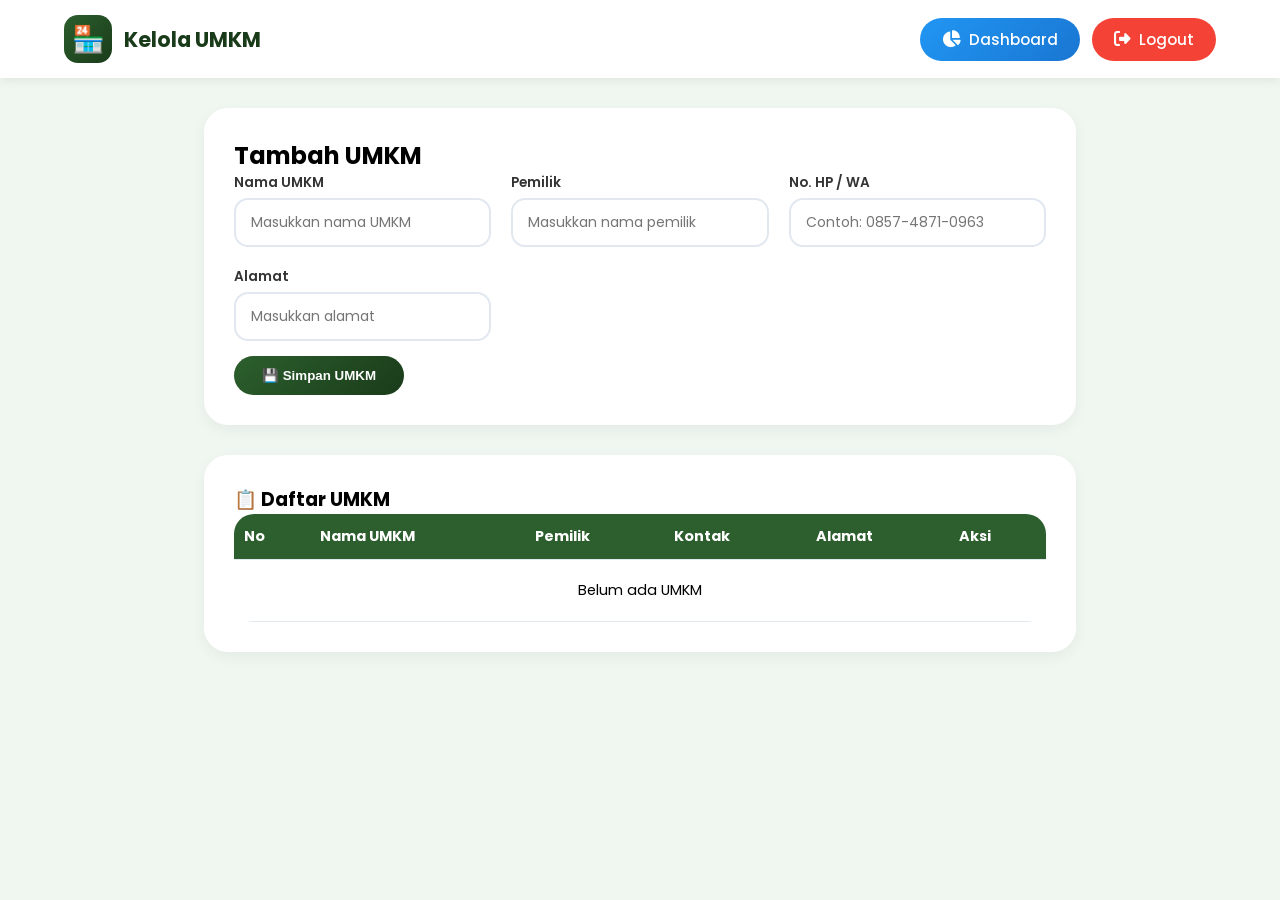
<file: kelola_umkm.html>
<!DOCTYPE html>
<html lang="id">
<head>
    <meta charset="UTF-8">
    <meta name="viewport" content="width=device-width, initial-scale=1.0">
    <title>Kelola UMKM - Desa Depok</title>
    <link href="https://fonts.googleapis.com/css2?family=Poppins:wght@400;500;600&display=swap" rel="stylesheet">
    <link rel="stylesheet" href="https://cdnjs.cloudflare.com/ajax/libs/font-awesome/6.5.1/css/all.min.css">
    <style>
        * { margin:0; padding:0; box-sizing:border-box; }
        body { font-family:'Poppins',sans-serif; background:#f0f7f0; }
        .navbar { background:white; padding:15px 5%; display:flex; justify-content:space-between; align-items:center; flex-wrap:wrap; box-shadow:0 2px 10px rgba(0,0,0,0.08); }
        .logo { display:flex; align-items:center; gap:12px; }
        .logo-icon { background:linear-gradient(135deg,#2c5f2d,#1a3b1a); width:48px; height:48px; border-radius:14px; display:flex; align-items:center; justify-content:center; color:white; font-size:26px; }
        .logo h2 { font-size:1.3em; color:#1a3b1a; }
        .nav-links { display:flex; gap:12px; align-items:center; flex-wrap:wrap; }
        .nav-links a { 
            text-decoration:none; 
            color:#333; 
            font-weight:500; 
            padding:10px 22px; 
            border-radius:30px; 
            transition:all 0.3s ease;
            display:flex;
            align-items:center;
            gap:8px;
            font-size:0.95em;
        }
        .nav-links a i { font-size:1.1em; }
        .nav-links a:hover { 
            background:#e8f5e9; 
            color:#2c5f2d; 
            transform:translateY(-2px);
        }
        .btn-dashboard { 
            background:linear-gradient(135deg,#2196f3,#1976d2); 
            color:white !important; 
        }
        .btn-dashboard:hover { 
            background:linear-gradient(135deg,#42a5f5,#1e88e5) !important; 
            box-shadow:0 4px 15px rgba(33,150,243,0.4);
        }
        .btn-logout { 
            background:#f44336; 
            color:white !important; 
        }
        .btn-logout:hover { 
            background:#d32f2f !important; 
            box-shadow:0 4px 15px rgba(244,67,54,0.4);
        }
        .container { max-width:1000px; margin:0 auto; padding:30px 5%; }
        .card { background:white; border-radius:24px; padding:30px; margin-bottom:30px; box-shadow:0 5px 15px rgba(0,0,0,0.05); }
        .form-grid { display:grid; grid-template-columns:repeat(auto-fit,minmax(240px,1fr)); gap:20px; }
        .form-group label { display:block; font-size:0.85em; font-weight:600; color:#333; margin-bottom:5px; }
        input { width:100%; padding:12px 15px; border:2px solid #e2e8f0; border-radius:14px; font-family:inherit; font-size:14px; transition:0.3s; }
        input:focus { outline:none; border-color:#2c5f2d; box-shadow:0 0 0 3px rgba(44,95,45,0.2); }
        .btn-submit { background:linear-gradient(135deg,#2c5f2d,#1a3b1a); color:white; padding:12px 28px; border:none; border-radius:40px; cursor:pointer; margin-top:15px; font-weight:600; transition:0.3s; }
        .btn-submit:hover { transform:translateY(-2px); box-shadow:0 5px 20px rgba(44,95,45,0.3); }
        table { width:100%; border-collapse:collapse; background:white; border-radius:20px; overflow:hidden; }
        th, td { padding:12px 10px; text-align:left; border-bottom:1px solid #e2e8f0; font-size:0.9em; }
        th { background:#2c5f2d; color:white; }
        .btn-edit { background:#ff9800; color:white; padding:5px 12px; border:none; border-radius:20px; cursor:pointer; margin-right:5px; transition:0.3s; font-size:0.8em; }
        .btn-edit:hover { background:#e68900; transform:scale(1.05); }
        .btn-delete { background:#f44336; color:white; padding:5px 12px; border:none; border-radius:20px; cursor:pointer; transition:0.3s; font-size:0.8em; }
        .btn-delete:hover { background:#d32f2f; transform:scale(1.05); }
        @media (max-width:768px){ th,td { font-size:11px; padding:6px; } .nav-links a { padding:8px 14px; font-size:0.85em; } }
    </style>
</head>
<body>
    <nav class="navbar">
        <div class="logo">
            <div class="logo-icon">🏪</div>
            <h2>Kelola UMKM</h2>
        </div>
        <div class="nav-links">
            <a href="dashboard.html" class="btn-dashboard">
                <i class="fas fa-chart-pie"></i> Dashboard
            </a>
            <a href="login.html" class="btn-logout">
                <i class="fas fa-sign-out-alt"></i> Logout
            </a>
        </div>
    </nav>
    <div class="container">
        <div class="card">
            <h2 id="formTitle">Tambah UMKM</h2>
            <form id="umkmForm">
                <input type="hidden" id="umkmId">
                <div class="form-grid">
                    <div class="form-group">
                        <label>Nama UMKM</label>
                        <input type="text" id="namaUmkm" placeholder="Masukkan nama UMKM" required>
                    </div>
                    <div class="form-group">
                        <label>Pemilik</label>
                        <input type="text" id="pemilik" placeholder="Masukkan nama pemilik" required>
                    </div>
                    <div class="form-group">
                        <label>No. HP / WA</label>
                        <input type="text" id="kontakUmkm" placeholder="Contoh: 0857-4871-0963" required>
                    </div>
                    <div class="form-group">
                        <label>Alamat</label>
                        <input type="text" id="alamat" placeholder="Masukkan alamat">
                    </div>
                </div>
                <button type="submit" class="btn-submit">💾 Simpan UMKM</button>
            </form>
        </div>
        <div class="card">
            <h3>📋 Daftar UMKM</h3>
            <div style="overflow-x:auto">
                <table>
                    <thead>
                        <tr>
                            <th>No</th>
                            <th>Nama UMKM</th>
                            <th>Pemilik</th>
                            <th>Kontak</th>
                            <th>Alamat</th>
                            <th>Aksi</th>
                        </tr>
                    </thead>
                    <tbody id="umkmTable"></tbody>
                </table>
            </div>
        </div>
    </div>
    <script>
        // ================================================================
        // SOLUSI AKHIR: HAPUS SEMUA PENGECEKAN SESSION
        // HANYA TAMPILKAN DATA DARI LOCALSTORAGE
        // ================================================================
        
        let umkmList = [];

        function loadUmkm() {
            try {
                const stored = localStorage.getItem('umkm_list');
                if (stored) {
                    umkmList = JSON.parse(stored);
                } else {
                    umkmList = [];
                }
            } catch (e) {
                umkmList = [];
            }
            renderUmkm();
        }

        function renderUmkm() {
            const tbody = document.getElementById('umkmTable');
            if (!tbody) return;
            if (umkmList.length === 0) {
                tbody.innerHTML = '<tr><td colspan="6" style="text-align:center;padding:20px;">Belum ada UMKM</td></tr>';
                return;
            }
            tbody.innerHTML = umkmList.map((u, i) => `
                <tr>
                    <td>${i + 1}</td>
                    <td><strong>${u.nama || '-'}</strong></td>
                    <td>${u.pemilik || '-'}</td>
                    <td>${u.kontak || '-'}</td>
                    <td>${u.alamat || '-'}</td>
                    <td>
                        <button class="btn-edit" onclick="editUmkm(${u.id})">Edit</button>
                        <button class="btn-delete" onclick="deleteUmkm(${u.id})">Hapus</button>
                    </td>
                </tr>
            `).join('');
        }

        function saveUmkm() {
            try {
                localStorage.setItem('umkm_list', JSON.stringify(umkmList));
            } catch (e) {
                console.log('Gagal menyimpan data');
            }
            renderUmkm();
        }

        document.getElementById('umkmForm').addEventListener('submit', function(e) {
            e.preventDefault();
            const id = document.getElementById('umkmId').value;
            const data = {
                id: id ? parseInt(id) : Date.now(),
                nama: document.getElementById('namaUmkm').value,
                pemilik: document.getElementById('pemilik').value,
                kontak: document.getElementById('kontakUmkm').value,
                alamat: document.getElementById('alamat').value
            };
            if (id) {
                const index = umkmList.findIndex(u => u.id == id);
                if (index !== -1) umkmList[index] = data;
            } else {
                umkmList.push(data);
            }
            saveUmkm();
            document.getElementById('umkmForm').reset();
            document.getElementById('umkmId').value = '';
            document.getElementById('formTitle').innerHTML = 'Tambah UMKM';
        });

        function editUmkm(id) {
            const u = umkmList.find(u => u.id === id);
            if (u) {
                document.getElementById('umkmId').value = u.id;
                document.getElementById('namaUmkm').value = u.nama || '';
                document.getElementById('pemilik').value = u.pemilik || '';
                document.getElementById('kontakUmkm').value = u.kontak || '';
                document.getElementById('alamat').value = u.alamat || '';
                document.getElementById('formTitle').innerHTML = 'Edit UMKM';
                window.scrollTo(0, 0);
            }
        }

        function deleteUmkm(id) {
            if (confirm('Hapus UMKM ini?')) {
                umkmList = umkmList.filter(u => u.id !== id);
                saveUmkm();
            }
        }

        // Jalankan saat halaman selesai dimuat
        window.addEventListener('load', function() {
            loadUmkm();
        });
    </script>
</body>
</html>
</file>
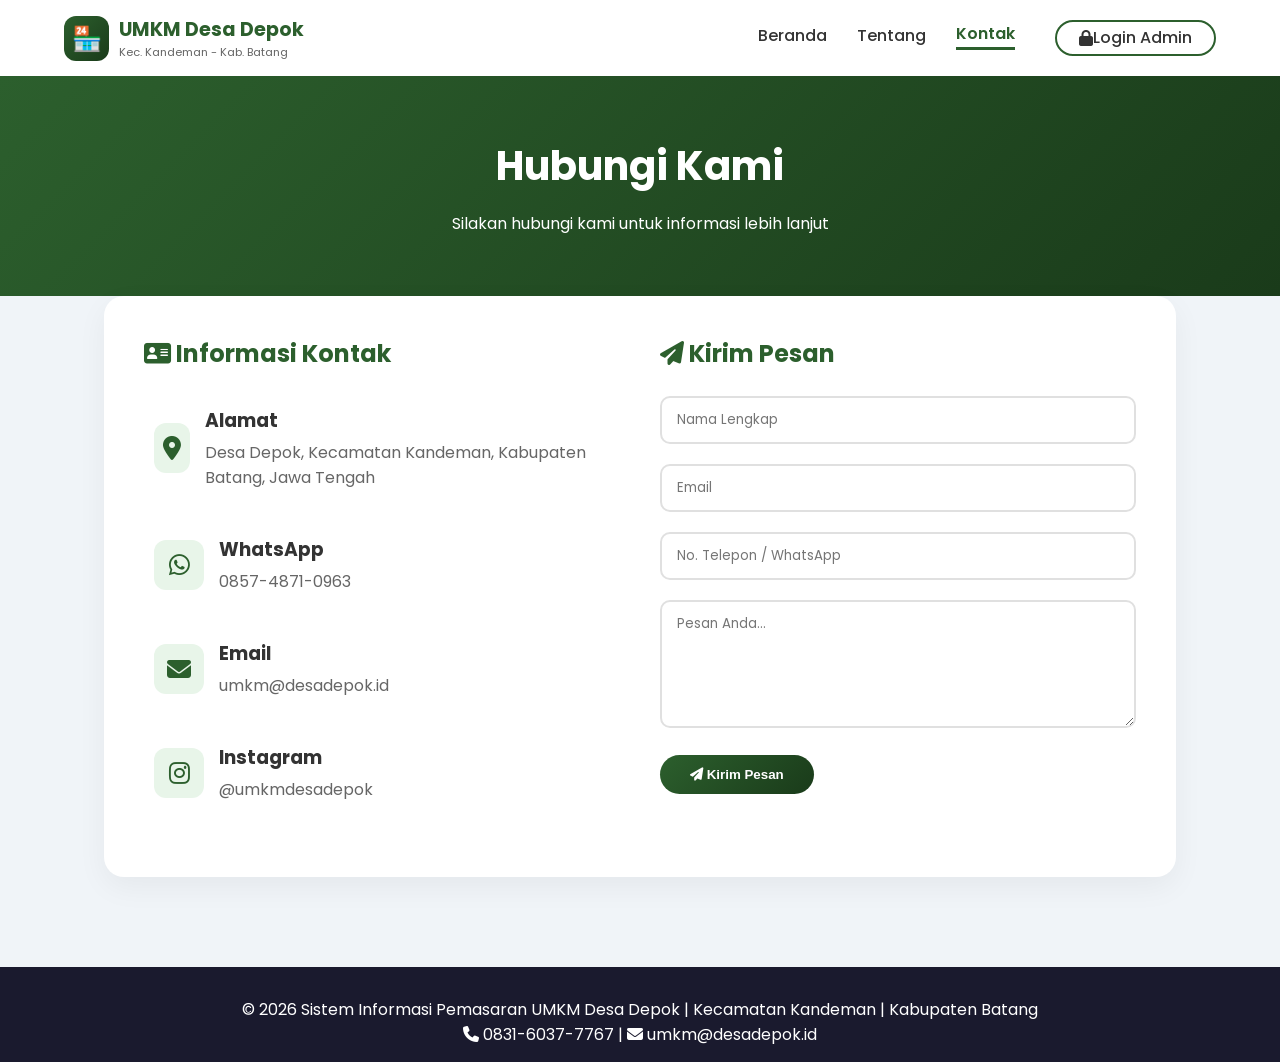
<file: kontak.html>
<!DOCTYPE html>
<html lang="id">
<head>
    <meta charset="UTF-8">
    <meta name="viewport" content="width=device-width, initial-scale=1.0">
    <title>Kontak | UMKM Desa Depok</title>
    <link href="https://fonts.googleapis.com/css2?family=Poppins:wght@400;500;600;700&display=swap" rel="stylesheet">
    <link rel="stylesheet" href="https://cdnjs.cloudflare.com/ajax/libs/font-awesome/6.5.1/css/all.min.css">
    <style>
        * { margin: 0; padding: 0; box-sizing: border-box; }
        body { font-family: 'Poppins', sans-serif; background: #f0f4f8; }
        .navbar { background: white; padding: 15px 5%; display: flex; justify-content: space-between; align-items: center; flex-wrap: wrap; gap: 15px; box-shadow: 0 2px 10px rgba(0,0,0,0.05); }
        .logo { display: flex; align-items: center; gap: 10px; cursor: pointer; }
        .logo-icon { background: linear-gradient(135deg, #2c5f2d, #1a3b1a); width: 45px; height: 45px; border-radius: 12px; display: flex; align-items: center; justify-content: center; color: white; font-size: 24px; }
        .logo-text h2 { font-size: 1.2em; color: #2c5f2d; }
        .logo-text p { font-size: 0.7em; color: #666; }
        
        .nav-links {
            display: flex;
            gap: 30px;
            align-items: center;
            flex-wrap: wrap;
        }
        .nav-links a {
            display: inline-flex;
            align-items: center;
            text-decoration: none;
            color: #333;
            font-weight: 500;
            transition: 0.3s;
            line-height: 1;
            padding-bottom: 5px;
        }
        .nav-links a:hover { color: #2c5f2d; }
        .nav-links a.active {
            color: #2c5f2d;
            font-weight: 600;
            border-bottom: 3px solid #2c5f2d;
        }
        .btn-outline {
            border: 2px solid #2c5f2d;
            padding: 8px 22px;
            border-radius: 40px;
            background: transparent;
            margin-left: 10px;
            border-bottom: 2px solid #2c5f2d;
        }
        .btn-outline:hover { background: #2c5f2d; color: white !important; }
        .nav-links a.btn-outline {
            padding-bottom: 8px;
        }
        
        .hero-small { background: linear-gradient(135deg, #2c5f2d, #1a3b1a); color: white; padding: 60px 5%; text-align: center; }
        .hero-small h1 { font-size: 2.5em; margin-bottom: 15px; }
        .container { max-width: 1200px; margin: 0 auto; padding: 40px 5%; }
        .contact-grid { display: grid; grid-template-columns: 1fr 1fr; gap: 40px; background: white; border-radius: 20px; padding: 40px; box-shadow: 0 10px 30px rgba(0,0,0,0.05); margin-top: -40px; position: relative; z-index: 10; }
        .info-item { display: flex; align-items: center; gap: 15px; margin-bottom: 25px; padding: 10px; border-radius: 12px; transition: 0.3s; }
        .info-item:hover { background: #f8f9fa; }
        .info-icon { width: 50px; height: 50px; background: #e8f5e9; border-radius: 12px; display: flex; align-items: center; justify-content: center; font-size: 24px; color: #2c5f2d; }
        .info-text h3 { margin-bottom: 5px; color: #333; }
        .info-text p, .info-text a { color: #666; text-decoration: none; }
        .info-text a:hover { color: #2c5f2d; }
        .form-group { margin-bottom: 20px; }
        .form-group input, .form-group textarea { width: 100%; padding: 12px 15px; border: 2px solid #e0e0e0; border-radius: 10px; font-family: inherit; transition: 0.3s; }
        .form-group input:focus, .form-group textarea:focus { outline: none; border-color: #2c5f2d; }
        .btn-submit { background: linear-gradient(135deg, #2c5f2d, #1a3b1a); color: white; padding: 12px 30px; border: none; border-radius: 25px; font-weight: 600; cursor: pointer; transition: 0.3s; }
        .btn-submit:hover { transform: translateY(-2px); box-shadow: 0 5px 15px rgba(44,95,45,0.3); }
        .footer { background: #1a1a2e; color: white; text-align: center; padding: 30px 5% 15px; margin-top: 50px; }
        @media (max-width: 768px) { 
            .contact-grid { grid-template-columns: 1fr; } 
            .hero-small h1 { font-size: 1.5em; } 
            .nav-links { gap: 20px; justify-content: center; }
        }
    </style>
</head>
<body>
    <nav class="navbar">
        <div class="logo" onclick="location.href='index.html'">
            <div class="logo-icon">🏪</div>
            <div class="logo-text">
                <h2>UMKM Desa Depok</h2>
                <p>Kec. Kandeman - Kab. Batang</p>
            </div>
        </div>
        <div class="nav-links">
            <a href="index.html">Beranda</a>
            <a href="tentang.html">Tentang</a>
            <a href="kontak.html" class="active">Kontak</a>
            <a href="login.html" class="btn-outline"><i class="fas fa-lock"></i> Login Admin</a>
        </div>
    </nav>

    <section class="hero-small">
        <h1>Hubungi Kami</h1>
        <p>Silakan hubungi kami untuk informasi lebih lanjut</p>
    </section>

    <div class="container">
        <div class="contact-grid">
            <div>
                <h2 style="color: #2c5f2d; margin-bottom: 25px;"><i class="fas fa-address-card"></i> Informasi Kontak</h2>
                <div class="info-item">
                    <div class="info-icon"><i class="fas fa-map-marker-alt"></i></div>
                    <div class="info-text"><h3>Alamat</h3><p>Desa Depok, Kecamatan Kandeman, Kabupaten Batang, Jawa Tengah</p></div>
                </div>
                <div class="info-item">
                    <div class="info-icon"><i class="fab fa-whatsapp"></i></div>
                    <div class="info-text"><h3>WhatsApp</h3><p><a href="https://wa.me/6285748710963">0857-4871-0963</a></p></div>
                </div>
                <div class="info-item">
                    <div class="info-icon"><i class="fas fa-envelope"></i></div>
                    <div class="info-text"><h3>Email</h3><p><a href="mailto:umkm@desadepok.id">umkm@desadepok.id</a></p></div>
                </div>
                <div class="info-item">
                    <div class="info-icon"><i class="fab fa-instagram"></i></div>
                    <div class="info-text"><h3>Instagram</h3><p><a href="#">@umkmdesadepok</a></p></div>
                </div>
            </div>
            <div>
                <h2 style="color: #2c5f2d; margin-bottom: 25px;"><i class="fas fa-paper-plane"></i> Kirim Pesan</h2>
                <form id="contactForm">
                    <div class="form-group"><input type="text" id="nama" placeholder="Nama Lengkap" required></div>
                    <div class="form-group"><input type="email" id="email" placeholder="Email" required></div>
                    <div class="form-group"><input type="text" id="telepon" placeholder="No. Telepon / WhatsApp"></div>
                    <div class="form-group"><textarea id="pesan" rows="5" placeholder="Pesan Anda..." required></textarea></div>
                    <button type="submit" class="btn-submit"><i class="fas fa-paper-plane"></i> Kirim Pesan</button>
                </form>
                <p id="formStatus" style="margin-top: 15px; color: green;"></p>
            </div>
        </div>
    </div>

    <footer class="footer">
        <p>&copy; 2026 Sistem Informasi Pemasaran UMKM Desa Depok | Kecamatan Kandeman | Kabupaten Batang</p>
        <p><i class="fas fa-phone"></i> 0831-6037-7767 | <i class="fas fa-envelope"></i> umkm@desadepok.id</p>
    </footer>

    <script>
        document.getElementById('contactForm').addEventListener('submit', function(e) {
            e.preventDefault();
            document.getElementById('formStatus').innerHTML = '<i class="fas fa-check-circle"></i> Pesan terkirim! Kami akan menghubungi Anda segera.';
            this.reset();
            setTimeout(() => { document.getElementById('formStatus').innerHTML = ''; }, 5000);
        });
    </script>
</body>
</html>
</file>
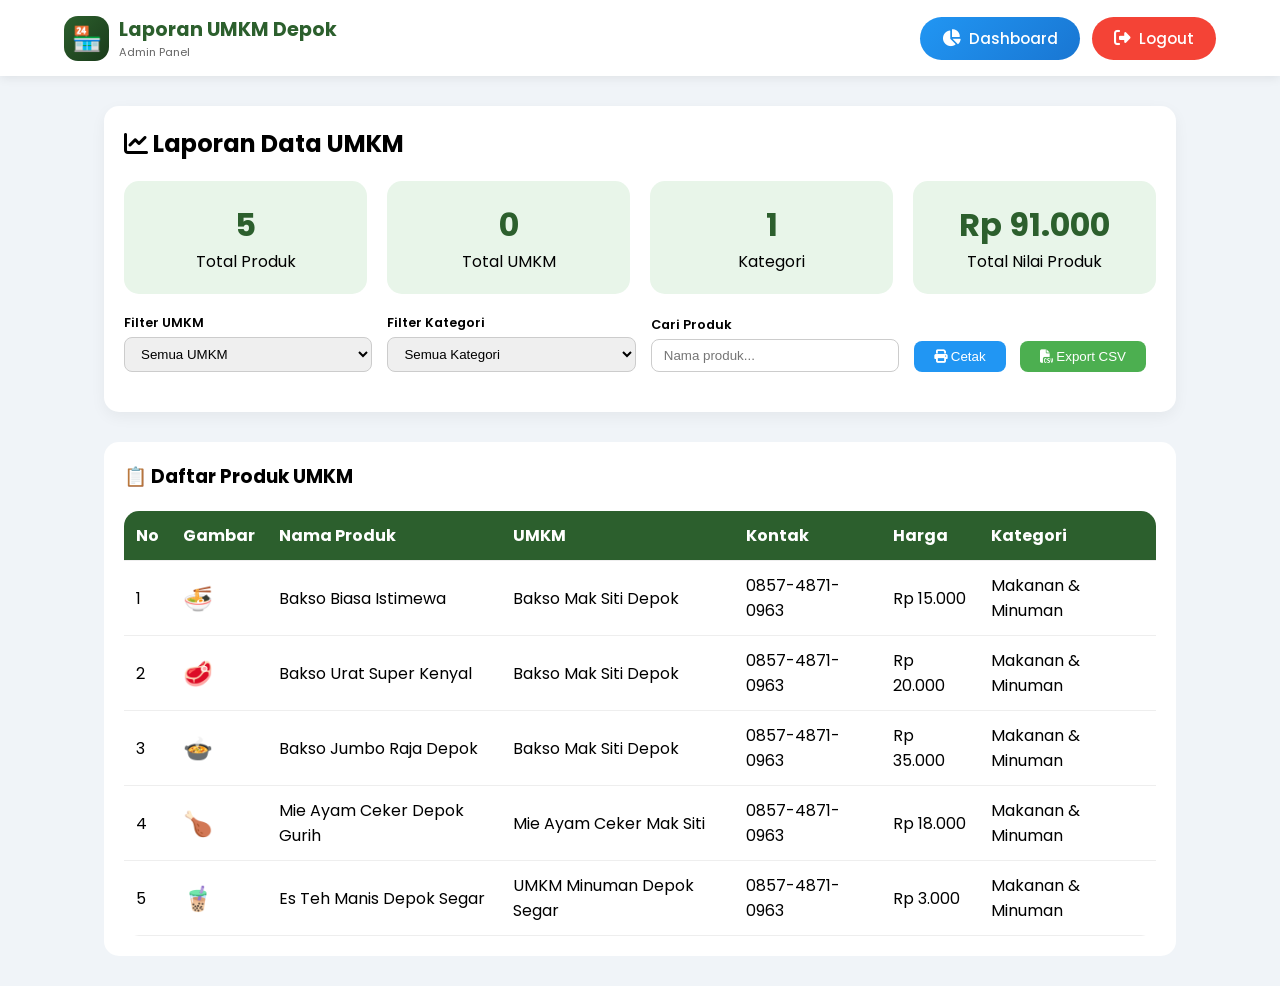
<file: laporan.html>
<!DOCTYPE html>
<html lang="id">
<head>
    <meta charset="UTF-8">
    <meta name="viewport" content="width=device-width, initial-scale=1.0">
    <title>Laporan - UMKM Desa Depok</title>
    <link href="https://fonts.googleapis.com/css2?family=Poppins:wght@400;500;600;700&display=swap" rel="stylesheet">
    <link rel="stylesheet" href="https://cdnjs.cloudflare.com/ajax/libs/font-awesome/6.5.1/css/all.min.css">
    <style>
        * { margin: 0; padding: 0; box-sizing: border-box; }
        body { font-family: 'Poppins', sans-serif; background: #f0f4f8; }
        .navbar { background: white; padding: 15px 5%; display: flex; justify-content: space-between; align-items: center; flex-wrap: wrap; gap: 15px; box-shadow: 0 2px 10px rgba(0,0,0,0.08); }
        .logo-icon { background: linear-gradient(135deg, #2c5f2d, #1a3b1a); width: 45px; height: 45px; border-radius: 14px; display: flex; align-items: center; justify-content: center; color: white; font-size: 24px; }
        .logo-text h2 { font-size: 1.2em; color: #2c5f2d; }
        .logo-text p { font-size: 0.7em; color: #666; }
        .nav-links { display: flex; gap: 12px; align-items: center; flex-wrap: wrap; }
        .nav-links a { 
            text-decoration: none; 
            color: #333; 
            font-weight: 500; 
            padding: 10px 22px; 
            border-radius: 30px; 
            transition: all 0.3s ease;
            display: flex;
            align-items: center;
            gap: 8px;
            font-size: 0.95em;
        }
        .nav-links a i { font-size: 1.1em; }
        .nav-links a:hover { 
            background: #e8f5e9; 
            color: #2c5f2d; 
            transform: translateY(-2px);
        }
        
        /* ============================================= */
        /* TOMBOL DASHBOARD - SAMA SEPERTI DI ADMIN */
        /* ============================================= */
        .btn-dashboard { 
            background: linear-gradient(135deg, #2196f3, #1976d2); 
            color: white !important; 
        }
        .btn-dashboard:hover { 
            background: linear-gradient(135deg, #42a5f5, #1e88e5) !important; 
            box-shadow: 0 4px 15px rgba(33, 150, 243, 0.4);
        }
        
        .btn-logout { 
            background: #f44336; 
            color: white !important; 
        }
        .btn-logout:hover { 
            background: #d32f2f !important; 
            box-shadow: 0 4px 15px rgba(244, 67, 54, 0.4);
        }

        .container { max-width: 1200px; margin: 0 auto; padding: 30px 5%; }
        .report-header { background: white; border-radius: 15px; padding: 20px; margin-bottom: 30px; box-shadow: 0 5px 15px rgba(0,0,0,0.05); }
        .stats-grid { display: grid; grid-template-columns: repeat(auto-fit, minmax(150px,1fr)); gap: 20px; margin: 20px 0; }
        .stat-card { background: #e8f5e9; padding: 20px; border-radius: 15px; text-align: center; }
        .stat-number { font-size: 2em; font-weight: 700; color: #2c5f2d; }
        .filter-bar { display: flex; gap: 15px; flex-wrap: wrap; margin-bottom: 20px; align-items: flex-end; }
        .filter-group { flex: 1; min-width: 150px; }
        .filter-group label { display: block; font-size: 0.8em; font-weight: 600; margin-bottom: 5px; }
        .filter-group select, .filter-group input { width: 100%; padding: 8px 12px; border-radius: 8px; border: 1px solid #ccc; }
        button { background: #2c5f2d; color: white; padding: 8px 20px; border: none; border-radius: 8px; cursor: pointer; margin-right: 10px; }
        table { width: 100%; border-collapse: collapse; background: white; border-radius: 15px; overflow: hidden; margin-top: 20px; }
        th, td { padding: 12px; text-align: left; border-bottom: 1px solid #eee; }
        th { background: #2c5f2d; color: white; }
        tr:hover { background: #f5f5f5; }
        .print-btn { background: #2196f3; }
        .export-btn { background: #4caf50; }
        .product-image-table {
            width: 50px;
            height: 50px;
            object-fit: cover;
            border-radius: 8px;
            border: 1px solid #e2e8f0;
        }
        @media print {
            .navbar, .filter-bar, button, .print-btn, .export-btn, .btn-logout { display: none; }
            body { background: white; }
            .container { padding: 0; }
            .report-header { box-shadow: none; }
        }
        @media (max-width: 768px) { th,td { font-size: 11px; padding: 6px; } .nav-links a { padding: 8px 14px; font-size: 0.85em; } }
    </style>
</head>
<body>
    <nav class="navbar">
        <div style="display: flex; align-items: center; gap: 10px;">
            <div class="logo-icon">🏪</div>
            <div class="logo-text"><h2>Laporan UMKM Depok</h2><p>Admin Panel</p></div>
        </div>
        <div class="nav-links">
            <!-- Dashboard dengan gaya yang sama seperti di admin.html -->
            <a href="dashboard.html" class="btn-dashboard">
                <i class="fas fa-chart-pie"></i> Dashboard
            </a>
            <a href="login.html" class="btn-logout" id="logoutBtn">
                <i class="fas fa-sign-out-alt"></i> Logout
            </a>
        </div>
    </nav>

    <div class="container">
        <div class="report-header">
            <h2><i class="fas fa-chart-line"></i> Laporan Data UMKM</h2>
            <div class="stats-grid" id="statsGrid"></div>

            <div class="filter-bar">
                <div class="filter-group">
                    <label>Filter UMKM</label>
                    <select id="filterUmkm"><option value="">Semua UMKM</option></select>
                </div>
                <div class="filter-group">
                    <label>Filter Kategori</label>
                    <select id="filterKategori"><option value="">Semua Kategori</option></select>
                </div>
                <div class="filter-group">
                    <label>Cari Produk</label>
                    <input type="text" id="searchProduk" placeholder="Nama produk...">
                </div>
                <div>
                    <button class="print-btn" onclick="window.print()"><i class="fas fa-print"></i> Cetak</button>
                    <button class="export-btn" id="exportCsv"><i class="fas fa-file-csv"></i> Export CSV</button>
                </div>
            </div>
        </div>

        <div style="background: white; border-radius: 15px; padding: 20px; overflow-x: auto;">
            <h3>📋 Daftar Produk UMKM</h3>
            <table id="reportTable">
                <thead>
                    <tr>
                        <th>No</th>
                        <th>Gambar</th>
                        <th>Nama Produk</th>
                        <th>UMKM</th>
                        <th>Kontak</th>
                        <th>Harga</th>
                        <th>Kategori</th>
                    </tr>
                </thead>
                <tbody id="tableBody"></tbody>
            </table>
        </div>
    </div>

    <script>
        // ================================================================
        // DATA PRODUK & UMKM - BACA DARI LOCALSTORAGE
        // ================================================================
        let products = [];
        let umkmList = [];

        function loadData() {
            // Load produk
            try {
                const stored = localStorage.getItem('umkm_products');
                if (stored) {
                    products = JSON.parse(stored);
                } else {
                    products = [];
                }
            } catch (e) {
                products = [];
            }

            // Load UMKM
            try {
                const storedUmkm = localStorage.getItem('umkm_list');
                if (storedUmkm) {
                    umkmList = JSON.parse(storedUmkm);
                } else {
                    umkmList = [];
                }
            } catch (e) {
                umkmList = [];
            }

            console.log('📦 Produk:', products.length);
            console.log('🏪 UMKM:', umkmList.length);

            updateStats();
            updateFilters();
            renderTable();
        }

        // ================================================================
        // UPDATE STATISTIK
        // ================================================================
        function updateStats() {
            const totalProduk = products.length || 0;
            const totalUmkm = umkmList.length || 0;
            const uniqueCat = [...new Set(products.map(p => p.category_name))];
            const totalKategori = uniqueCat.length || 0;
            const totalHarga = products.reduce((sum, p) => sum + (p.price || 0), 0);

            document.getElementById('statsGrid').innerHTML = `
                <div class="stat-card"><div class="stat-number">${totalProduk}</div><div>Total Produk</div></div>
                <div class="stat-card"><div class="stat-number">${totalUmkm}</div><div>Total UMKM</div></div>
                <div class="stat-card"><div class="stat-number">${totalKategori}</div><div>Kategori</div></div>
                <div class="stat-card"><div class="stat-number">Rp ${totalHarga.toLocaleString('id-ID')}</div><div>Total Nilai Produk</div></div>
            `;
        }

        // ================================================================
        // UPDATE FILTER
        // ================================================================
        function updateFilters() {
            const umkmSet = [...new Set(products.map(p => p.umkm_name))];
            const catSet = [...new Set(products.map(p => p.category_name))];
            const umkmSelect = document.getElementById('filterUmkm');
            const catSelect = document.getElementById('filterKategori');

            umkmSelect.innerHTML = '<option value="">Semua UMKM</option>' + 
                umkmSet.filter(u => u).map(u => `<option value="${u}">${u}</option>`).join('');

            catSelect.innerHTML = '<option value="">Semua Kategori</option>' + 
                catSet.filter(c => c).map(c => `<option value="${c}">${c}</option>`).join('');
        }

        // ================================================================
        // RENDER TABLE - TAMPILKAN GAMBAR
        // ================================================================
        function renderTable() {
            const umkmFilter = document.getElementById('filterUmkm').value;
            const kategoriFilter = document.getElementById('filterKategori').value;
            const search = document.getElementById('searchProduk').value.toLowerCase();

            let filtered = products.filter(p => {
                if (umkmFilter && p.umkm_name !== umkmFilter) return false;
                if (kategoriFilter && p.category_name !== kategoriFilter) return false;
                if (search && !p.name.toLowerCase().includes(search) && !p.umkm_name.toLowerCase().includes(search)) return false;
                return true;
            });

            const tbody = document.getElementById('tableBody');
            if (filtered.length === 0) {
                tbody.innerHTML = '<tr><td colspan="7" style="text-align:center;padding:20px;">Tidak ada data</td></tr>';
                return;
            }

            tbody.innerHTML = filtered.map((p, idx) => {
                // Cek apakah ada gambar
                const hasImage = p.image && typeof p.image === 'string' && p.image.length > 10 && p.image !== '📦';
                
                return `
                <tr>
                    <td>${idx + 1}</td>
                    <td>
                        ${hasImage ? `<img src="${p.image}" alt="${p.name}" class="product-image-table">` : `<span style="font-size:24px;">${p.icon || '📦'}</span>`}
                    </td>
                    <td>${p.name}</td>
                    <td>${p.umkm_name || '-'}</td>
                    <td>${p.contact || '-'}</td>
                    <td>Rp ${(p.price || 0).toLocaleString('id-ID')}</td>
                    <td>${p.category_name || '-'}</td>
                </tr>
            `}).join('');
        }

        // ================================================================
        // EXPORT CSV
        // ================================================================
        document.getElementById('exportCsv').addEventListener('click', () => {
            const umkmFilter = document.getElementById('filterUmkm').value;
            const kategoriFilter = document.getElementById('filterKategori').value;
            const search = document.getElementById('searchProduk').value.toLowerCase();

            let filtered = products.filter(p => {
                if (umkmFilter && p.umkm_name !== umkmFilter) return false;
                if (kategoriFilter && p.category_name !== kategoriFilter) return false;
                if (search && !p.name.toLowerCase().includes(search)) return false;
                return true;
            });

            let csvRows = [["No", "Nama Produk", "UMKM", "Kontak", "Harga", "Kategori"]];
            filtered.forEach((p, i) => {
                csvRows.push([i + 1, p.name, p.umkm_name || '-', p.contact || '-', p.price || 0, p.category_name || '-']);
            });

            const csvContent = csvRows.map(row => row.join(",")).join("\n");
            const blob = new Blob([csvContent], { type: 'text/csv' });
            const url = URL.createObjectURL(blob);
            const a = document.createElement('a');
            a.href = url;
            a.download = `laporan_umkm_${new Date().toISOString().slice(0, 19)}.csv`;
            a.click();
            URL.revokeObjectURL(url);
        });

        // ================================================================
        // EVENT LISTENERS
        // ================================================================
        document.getElementById('filterUmkm').addEventListener('change', renderTable);
        document.getElementById('filterKategori').addEventListener('change', renderTable);
        document.getElementById('searchProduk').addEventListener('input', renderTable);

        document.getElementById('logoutBtn').addEventListener('click', (e) => {
            e.preventDefault();
            localStorage.removeItem('adminLoggedIn');
            window.location.href = 'login.html';
        });

        // ================================================================
        // JALANKAN
        // ================================================================
        loadData();

        window.addEventListener('storage', function(e) {
            if (e.key === 'umkm_products' || e.key === 'umkm_list') {
                console.log('🔄 Data berubah dari tab lain, reload...');
                loadData();
            }
        });

        console.log('✅ Halaman laporan siap!');
    </script>
</body>
</html>
</file>
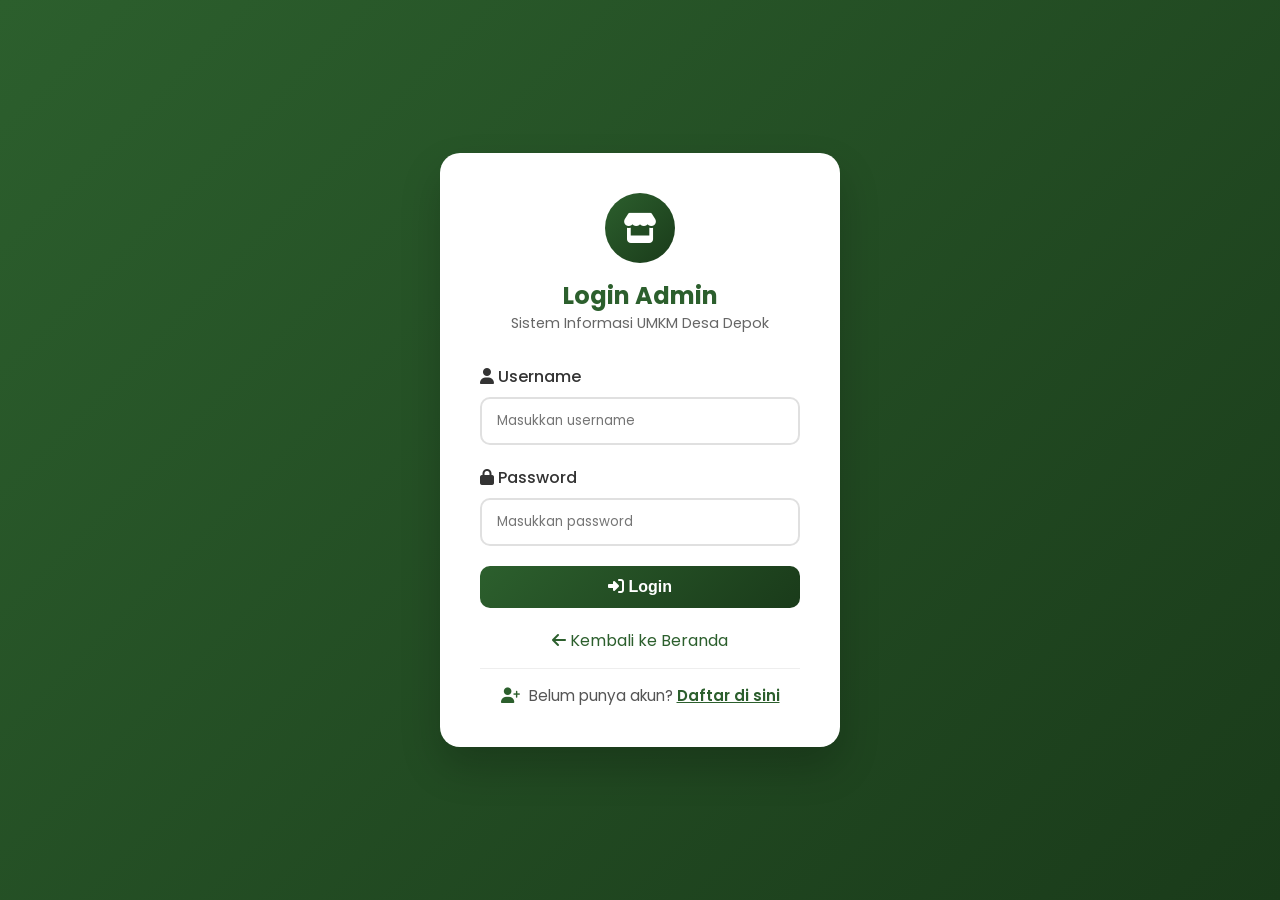
<file: login.html>
<!DOCTYPE html>
<html lang="id">
<head>
    <meta charset="UTF-8">
    <meta name="viewport" content="width=device-width, initial-scale=1.0">
    <title>Login Admin | UMKM Desa Depok</title>
    <link href="https://fonts.googleapis.com/css2?family=Poppins:wght@400;500;600;700&display=swap" rel="stylesheet">
    <link rel="stylesheet" href="https://cdnjs.cloudflare.com/ajax/libs/font-awesome/6.5.1/css/all.min.css">
    <style>
        * { margin: 0; padding: 0; box-sizing: border-box; }
        body { font-family: 'Poppins', sans-serif; background: linear-gradient(135deg, #2c5f2d, #1a3b1a); min-height: 100vh; display: flex; align-items: center; justify-content: center; padding: 20px; }
        .login-container { background: white; border-radius: 20px; padding: 40px; width: 100%; max-width: 400px; box-shadow: 0 20px 40px rgba(0,0,0,0.2); }
        .login-header { text-align: center; margin-bottom: 30px; }
        .login-icon { background: linear-gradient(135deg, #2c5f2d, #1a3b1a); width: 70px; height: 70px; border-radius: 50%; display: flex; align-items: center; justify-content: center; margin: 0 auto 15px; color: white; font-size: 30px; }
        .login-header h1 { color: #2c5f2d; font-size: 1.5em; }
        .login-header p { color: #666; font-size: 0.9em; }
        .form-group { margin-bottom: 20px; }
        .form-group label { display: block; margin-bottom: 8px; color: #333; font-weight: 500; }
        .form-group input { width: 100%; padding: 12px 15px; border: 2px solid #e0e0e0; border-radius: 10px; font-family: inherit; transition: 0.3s; }
        .form-group input:focus { outline: none; border-color: #2c5f2d; }
        .btn-login { background: linear-gradient(135deg, #2c5f2d, #1a3b1a); color: white; width: 100%; padding: 12px; border: none; border-radius: 10px; font-weight: 600; cursor: pointer; transition: 0.3s; font-size: 16px; }
        .btn-login:hover { transform: translateY(-2px); box-shadow: 0 5px 15px rgba(44,95,45,0.3); }
        .error { background: #ffebee; color: #c62828; padding: 10px; border-radius: 8px; margin-bottom: 20px; text-align: center; display: none; }
        .success { background: #e8f5e9; color: #2c5f2d; padding: 10px; border-radius: 8px; margin-bottom: 20px; text-align: center; display: none; }
        .back-link { text-align: center; margin-top: 20px; }
        .back-link a { color: #2c5f2d; text-decoration: none; }
        .back-link a:hover { text-decoration: underline; }

        /* ===== PERBAIKAN REGISTER LINK ===== */
        .register-link {
            text-align: center;
            margin-top: 15px;
            padding-top: 15px;
            border-top: 1px solid #eee;
            font-size: 0.95em;
        }
        .register-link span {
            color: #555;
        }
        .register-link a {
            color: #2c5f2d;
            text-decoration: underline;
            font-weight: 600;
        }
        .register-link a:hover {
            color: #1a3b1a;
        }
        .register-link i {
            margin-right: 5px;
            color: #2c5f2d;
        }
    </style>
</head>
<body>
    <div class="login-container">
        <div class="login-header">
            <div class="login-icon"><i class="fas fa-store"></i></div>
            <h1>Login Admin</h1>
            <p>Sistem Informasi UMKM Desa Depok</p>
        </div>
        <div id="errorMsg" class="error"></div>
        <div id="successMsg" class="success"></div>
        <form id="loginForm">
            <div class="form-group">
                <label><i class="fas fa-user"></i> Username</label>
                <input type="text" id="username" placeholder="Masukkan username" required>
            </div>
            <div class="form-group">
                <label><i class="fas fa-lock"></i> Password</label>
                <input type="password" id="password" placeholder="Masukkan password" required>
            </div>
            <button type="submit" class="btn-login"><i class="fas fa-sign-in-alt"></i> Login</button>
        </form>
        <div class="back-link">
            <a href="index.html"><i class="fas fa-arrow-left"></i> Kembali ke Beranda</a>
        </div>
        <!-- ===== REGISTER LINK YANG DIPERBAIKI ===== -->
        <div class="register-link">
            <span><i class="fas fa-user-plus"></i> Belum punya akun? </span>
            <a href="register.html">Daftar di sini</a>
        </div>
    </div>

    <script>
        // === BUAT AKUN DEFAULT JIKA BELUM ADA ===
        function createDefaultAdmin() {
            const users = JSON.parse(localStorage.getItem('umkm_users')) || [];
            const adminExists = users.some(u => u.username === 'admin');
            if (!adminExists) {
                users.push({
                    username: 'admin',
                    fullname: 'Administrator Desa Depok',
                    email: 'admin@desadepok.id',
                    phone: '08123456789',
                    password: 'admin123',
                    registeredAt: new Date().toISOString(),
                    role: 'admin'
                });
                localStorage.setItem('umkm_users', JSON.stringify(users));
            }
        }
        createDefaultAdmin();

        // === FORM LOGIN ===
        document.getElementById('loginForm').addEventListener('submit', function(e) {
            e.preventDefault();
            const username = document.getElementById('username').value.trim();
            const password = document.getElementById('password').value.trim();
            const errorDiv = document.getElementById('errorMsg');
            const successDiv = document.getElementById('successMsg');

            errorDiv.style.display = 'none';
            successDiv.style.display = 'none';

            const users = JSON.parse(localStorage.getItem('umkm_users')) || [];
            const user = users.find(u => u.username === username && u.password === password);

            if (user) {
                localStorage.setItem('admin_logged_in', 'true');
                localStorage.setItem('admin_username', username);
                window.location.href = 'dashboard.html';
            } else {
                const userExists = users.find(u => u.username === username);
                if (userExists) {
                    errorDiv.innerHTML = '<i class="fas fa-exclamation-triangle"></i> Password salah!';
                } else {
                    errorDiv.innerHTML = '<i class="fas fa-exclamation-triangle"></i> Username tidak ditemukan! Silakan daftar terlebih dahulu.';
                }
                errorDiv.style.display = 'block';
            }
        });

        const urlParams = new URLSearchParams(window.location.search);
        if (urlParams.get('registered') === 'true') {
            document.getElementById('successMsg').innerHTML = '<i class="fas fa-check-circle"></i> Pendaftaran berhasil! Silakan login.';
            document.getElementById('successMsg').style.display = 'block';
        }
    </script>
</body>
</html>
</file>
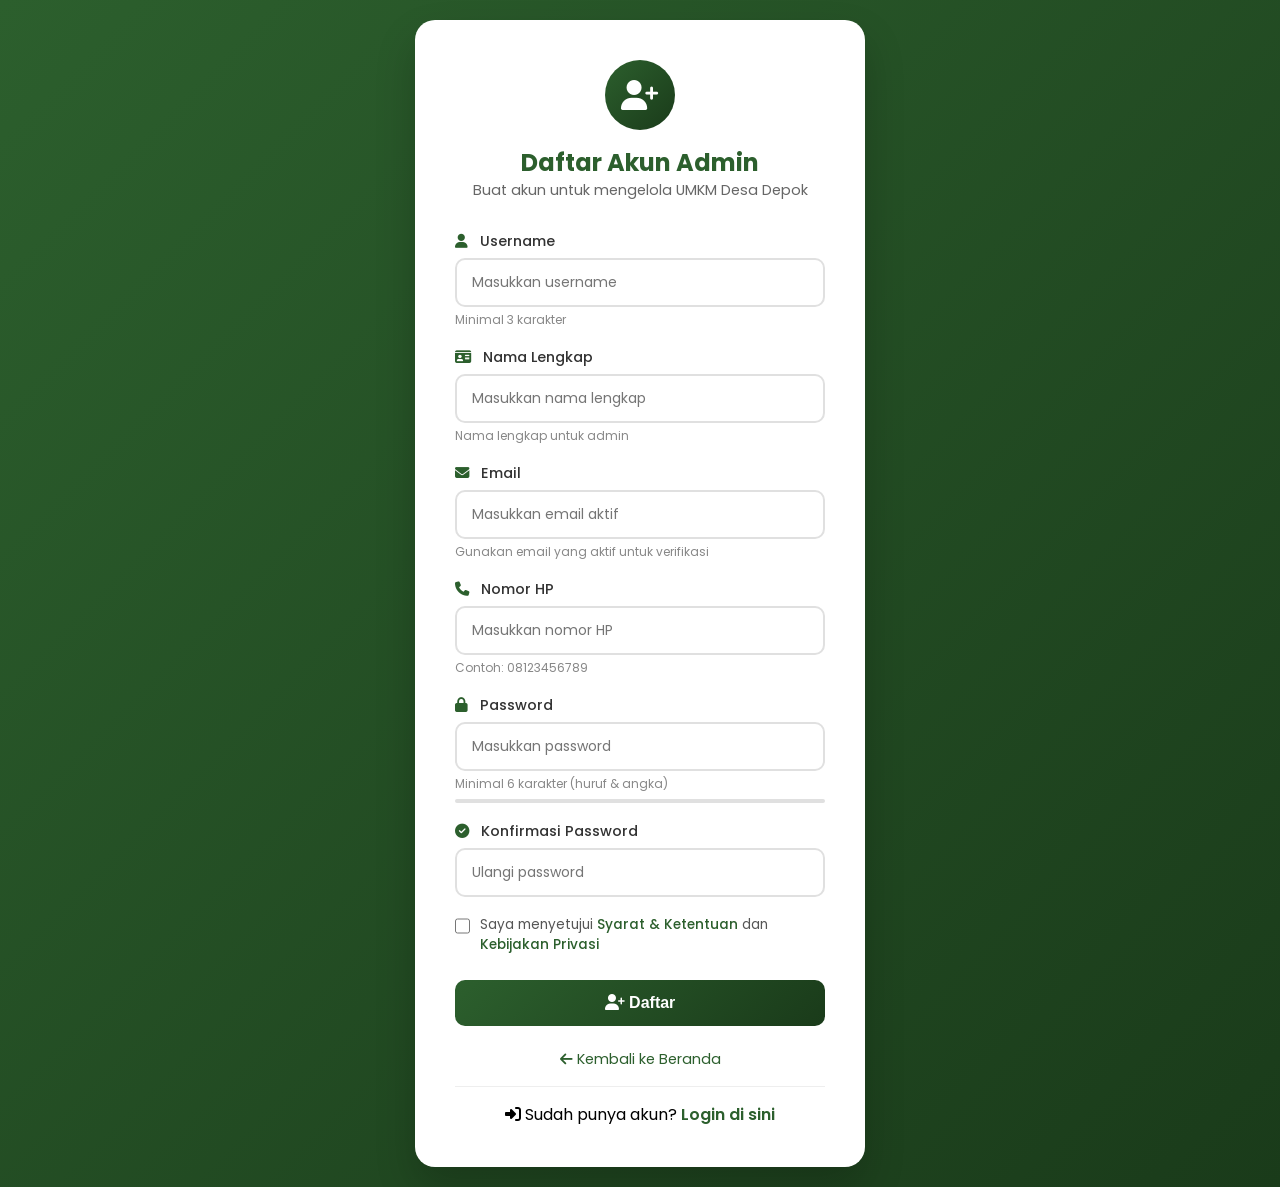
<file: register.html>
<!DOCTYPE html>
<html lang="id">
<head>
    <meta charset="UTF-8">
    <meta name="viewport" content="width=device-width, initial-scale=1.0">
    <title>Daftar Akun Admin | UMKM Desa Depok</title>
    <link href="https://fonts.googleapis.com/css2?family=Poppins:wght@400;500;600;700&display=swap" rel="stylesheet">
    <link rel="stylesheet" href="https://cdnjs.cloudflare.com/ajax/libs/font-awesome/6.5.1/css/all.min.css">
    <style>
        * { margin: 0; padding: 0; box-sizing: border-box; }
        body { font-family: 'Poppins', sans-serif; background: linear-gradient(135deg, #2c5f2d, #1a3b1a); min-height: 100vh; display: flex; align-items: center; justify-content: center; padding: 20px; }
        .register-container { background: white; border-radius: 20px; padding: 40px; width: 90%; max-width: 450px; box-shadow: 0 20px 40px rgba(0,0,0,0.2); }
        .register-header { text-align: center; margin-bottom: 30px; }
        .register-icon { background: linear-gradient(135deg, #2c5f2d, #1a3b1a); width: 70px; height: 70px; border-radius: 50%; display: flex; align-items: center; justify-content: center; margin: 0 auto 15px; color: white; font-size: 30px; }
        .register-header h1 { color: #2c5f2d; font-size: 1.5em; }
        .register-header p { color: #666; font-size: 0.9em; }
        .form-group { margin-bottom: 18px; }
        .form-group label { display: block; margin-bottom: 6px; color: #333; font-weight: 500; font-size: 0.9em; }
        .form-group label i { margin-right: 8px; color: #2c5f2d; }
        .form-group input { width: 100%; padding: 12px 15px; border: 2px solid #e0e0e0; border-radius: 10px; font-family: inherit; transition: 0.3s; font-size: 14px; }
        .form-group input:focus { outline: none; border-color: #2c5f2d; box-shadow: 0 0 0 3px rgba(44,95,45,0.1); }
        .form-group input.error { border-color: #c62828; }
        .form-group input.success { border-color: #2c5f2d; }
        .form-group .hint { display: block; font-size: 0.75em; color: #888; margin-top: 4px; }
        .form-group .error-text { display: none; font-size: 0.8em; color: #c62828; margin-top: 4px; }
        .form-group .error-text.show { display: block; }
        .btn-register { background: linear-gradient(135deg, #2c5f2d, #1a3b1a); color: white; width: 100%; padding: 14px; border: none; border-radius: 10px; font-weight: 600; font-size: 16px; cursor: pointer; transition: 0.3s; margin-top: 10px; }
        .btn-register:hover { transform: translateY(-2px); box-shadow: 0 5px 15px rgba(44,95,45,0.3); }
        .btn-register:disabled { opacity: 0.6; cursor: not-allowed; transform: none; }
        .alert { padding: 12px 15px; border-radius: 10px; margin-bottom: 20px; display: none; font-size: 0.9em; }
        .alert.error { background: #ffebee; color: #c62828; display: block; border-left: 4px solid #c62828; }
        .alert.success { background: #e8f5e9; color: #2c5f2d; display: block; border-left: 4px solid #2c5f2d; }
        .alert i { margin-right: 8px; }
        .back-link { text-align: center; margin-top: 20px; }
        .back-link a { color: #2c5f2d; text-decoration: none; font-size: 0.9em; }
        .back-link a:hover { text-decoration: underline; }
        .login-link { text-align: center; margin-top: 15px; padding-top: 15px; border-top: 1px solid #eee; }
        .login-link a { color: #2c5f2d; text-decoration: none; font-weight: 600; }
        .login-link a:hover { text-decoration: underline; }
        .password-strength { height: 4px; border-radius: 4px; margin-top: 6px; background: #e0e0e0; transition: 0.3s; overflow: hidden; }
        .password-strength .bar { height: 100%; width: 0%; transition: 0.3s; border-radius: 4px; }
        .password-strength .bar.weak { width: 30%; background: #c62828; }
        .password-strength .bar.medium { width: 60%; background: #f9a825; }
        .password-strength .bar.strong { width: 100%; background: #2c5f2d; }
        .strength-text { font-size: 0.75em; margin-top: 3px; display: block; }
        .strength-text.weak { color: #c62828; }
        .strength-text.medium { color: #f9a825; }
        .strength-text.strong { color: #2c5f2d; }
        .terms { display: flex; align-items: flex-start; gap: 10px; margin: 15px 0; font-size: 0.85em; color: #555; }
        .terms input[type="checkbox"] { width: 18px; height: 18px; margin-top: 2px; cursor: pointer; accent-color: #2c5f2d; }
        .terms a { color: #2c5f2d; text-decoration: none; font-weight: 500; }
        .terms a:hover { text-decoration: underline; }
        @media (max-width: 480px) { .register-container { padding: 25px; } }
    </style>
</head>
<body>
    <div class="register-container">
        <div class="register-header">
            <div class="register-icon"><i class="fas fa-user-plus"></i></div>
            <h1>Daftar Akun Admin</h1>
            <p>Buat akun untuk mengelola UMKM Desa Depok</p>
        </div>

        <!-- INFO BOX SUDAH DIHAPUS -->

        <div id="alert" class="alert"></div>

        <form id="registerForm" novalidate autocomplete="off">
            <div class="form-group">
                <label><i class="fas fa-user"></i> Username</label>
                <input type="text" id="username" placeholder="Masukkan username" minlength="3" required autocomplete="off">
                <span class="hint">Minimal 3 karakter</span>
                <span class="error-text" id="usernameError">Username minimal 3 karakter</span>
            </div>
            <div class="form-group">
                <label><i class="fas fa-id-card"></i> Nama Lengkap</label>
                <input type="text" id="fullname" placeholder="Masukkan nama lengkap" required autocomplete="off">
                <span class="hint">Nama lengkap untuk admin</span>
            </div>
            <div class="form-group">
                <label><i class="fas fa-envelope"></i> Email</label>
                <input type="email" id="email" placeholder="Masukkan email aktif" required autocomplete="off">
                <span class="hint">Gunakan email yang aktif untuk verifikasi</span>
                <span class="error-text" id="emailError">Masukkan email yang valid</span>
            </div>
            <div class="form-group">
                <label><i class="fas fa-phone"></i> Nomor HP</label>
                <input type="tel" id="phone" placeholder="Masukkan nomor HP" required autocomplete="off">
                <span class="hint">Contoh: 08123456789</span>
            </div>
            <div class="form-group">
                <label><i class="fas fa-lock"></i> Password</label>
                <input type="password" id="password" placeholder="Masukkan password" minlength="6" required autocomplete="new-password">
                <span class="hint">Minimal 6 karakter (huruf & angka)</span>
                <div class="password-strength"><div class="bar" id="strengthBar"></div></div>
                <span class="strength-text" id="strengthText"></span>
                <span class="error-text" id="passwordError">Password minimal 6 karakter</span>
            </div>
            <div class="form-group">
                <label><i class="fas fa-check-circle"></i> Konfirmasi Password</label>
                <input type="password" id="confirmPassword" placeholder="Ulangi password" required autocomplete="off">
                <span class="error-text" id="confirmError">Password tidak cocok</span>
            </div>
            <div class="terms">
                <input type="checkbox" id="termsCheckbox" required>
                <label for="termsCheckbox" style="font-weight: normal; cursor: pointer;">
                    Saya menyetujui <a href="#" onclick="alert('Syarat & Ketentuan akan menyusul'); return false;">Syarat & Ketentuan</a> dan <a href="#" onclick="alert('Kebijakan Privasi akan menyusul'); return false;">Kebijakan Privasi</a>
                </label>
            </div>
            <button type="submit" class="btn-register" id="registerBtn"><i class="fas fa-user-plus"></i> Daftar</button>
        </form>
        <div class="back-link"><a href="index.html"><i class="fas fa-arrow-left"></i> Kembali ke Beranda</a></div>
        <div class="login-link"><i class="fas fa-sign-in-alt"></i> Sudah punya akun? <a href="login.html">Login di sini</a></div>
    </div>

    <script>
        // ============================================
        // 1. BUAT AKUN ADMIN DEFAULT (HANYA PERTAMA)
        // ============================================
        function createDefaultAdmin() {
            const users = JSON.parse(localStorage.getItem('umkm_users')) || [];
            
            // Cek apakah akun admin sudah ada
            const adminExists = users.some(u => u.username === 'admin');
            
            if (!adminExists) {
                // Buat akun admin default
                users.push({
                    username: 'admin',
                    fullname: 'Administrator Desa Depok',
                    email: 'admin@desadepok.id',
                    phone: '08123456789',
                    password: 'admin123',
                    registeredAt: new Date().toISOString(),
                    role: 'admin',
                    isDefault: true
                });
                localStorage.setItem('umkm_users', JSON.stringify(users));
                console.log('✅ Akun admin default berhasil dibuat!');
                console.log('📝 Username: admin | Password: admin123');
            }
        }

        // Panggil fungsi saat halaman dimuat
        createDefaultAdmin();

        // ============================================
        // 2. RESET FORM AGAR KOSONG (TIDAK AUTOFILL)
        // ============================================
        window.addEventListener('load', function() {
            // Reset semua input di form
            document.getElementById('registerForm').reset();
            
            // Hapus semua nilai input secara paksa
            document.querySelectorAll('#registerForm input').forEach(input => {
                input.value = '';
                input.classList.remove('success', 'error');
            });
            
            // Reset indikator password
            document.getElementById('strengthBar').className = 'bar';
            document.getElementById('strengthText').textContent = '';
        });

        // ============================================
        // 3. ELEMEN
        // ============================================
        const form = document.getElementById('registerForm');
        const username = document.getElementById('username');
        const fullname = document.getElementById('fullname');
        const email = document.getElementById('email');
        const phone = document.getElementById('phone');
        const password = document.getElementById('password');
        const confirmPassword = document.getElementById('confirmPassword');
        const termsCheckbox = document.getElementById('termsCheckbox');
        const alertDiv = document.getElementById('alert');

        // ============================================
        // 4. VALIDASI REAL-TIME
        // ============================================
        username.addEventListener('input', function() {
            const error = document.getElementById('usernameError');
            if (this.value.length < 3 && this.value.length > 0) {
                this.classList.add('error'); this.classList.remove('success');
                error.classList.add('show');
            } else if (this.value.length >= 3) {
                this.classList.remove('error'); this.classList.add('success');
                error.classList.remove('show');
            } else {
                this.classList.remove('error', 'success');
                error.classList.remove('show');
            }
        });

        email.addEventListener('input', function() {
            const error = document.getElementById('emailError');
            const emailRegex = /^[^\s@]+@[^\s@]+\.[^\s@]+$/;
            if (this.value.length > 0 && !emailRegex.test(this.value)) {
                this.classList.add('error'); this.classList.remove('success');
                error.classList.add('show');
            } else if (this.value.length > 0 && emailRegex.test(this.value)) {
                this.classList.remove('error'); this.classList.add('success');
                error.classList.remove('show');
            } else {
                this.classList.remove('error', 'success');
                error.classList.remove('show');
            }
        });

        password.addEventListener('input', function() {
            const error = document.getElementById('passwordError');
            const bar = document.getElementById('strengthBar');
            const text = document.getElementById('strengthText');

            if (this.value.length > 0 && this.value.length < 6) {
                this.classList.add('error'); this.classList.remove('success');
                error.classList.add('show');
            } else if (this.value.length >= 6) {
                this.classList.remove('error'); this.classList.add('success');
                error.classList.remove('show');
            } else {
                this.classList.remove('error', 'success');
                error.classList.remove('show');
            }

            let strength = 0;
            if (this.value.length >= 6) strength++;
            if (this.value.length >= 10) strength++;
            if (/[a-z]/.test(this.value) && /[A-Z]/.test(this.value)) strength++;
            if (/[0-9]/.test(this.value)) strength++;
            if (/[^a-zA-Z0-9]/.test(this.value)) strength++;

            if (this.value.length === 0) {
                bar.className = 'bar';
                text.textContent = '';
                text.className = 'strength-text';
                return;
            }

            if (strength <= 2) {
                bar.className = 'bar weak';
                text.textContent = '🔴 Lemah';
                text.className = 'strength-text weak';
            } else if (strength <= 3) {
                bar.className = 'bar medium';
                text.textContent = '🟡 Sedang';
                text.className = 'strength-text medium';
            } else {
                bar.className = 'bar strong';
                text.textContent = '🟢 Kuat';
                text.className = 'strength-text strong';
            }
        });

        confirmPassword.addEventListener('input', function() {
            const error = document.getElementById('confirmError');
            if (this.value.length > 0 && this.value !== password.value) {
                this.classList.add('error'); this.classList.remove('success');
                error.classList.add('show');
            } else if (this.value.length > 0 && this.value === password.value) {
                this.classList.remove('error'); this.classList.add('success');
                error.classList.remove('show');
            } else {
                this.classList.remove('error', 'success');
                error.classList.remove('show');
            }
        });

        // ============================================
        // 5. CEK DUPLIKAT
        // ============================================
        function isUsernameTaken(usernameValue) {
            const users = JSON.parse(localStorage.getItem('umkm_users')) || [];
            return users.some(u => u.username.toLowerCase() === usernameValue.toLowerCase());
        }

        function isEmailTaken(emailValue) {
            const users = JSON.parse(localStorage.getItem('umkm_users')) || [];
            return users.some(u => u.email && u.email.toLowerCase() === emailValue.toLowerCase());
        }

        // ============================================
        // 6. SUBMIT FORM
        // ============================================
        form.addEventListener('submit', function(e) {
            e.preventDefault();
            alertDiv.className = 'alert';
            alertDiv.style.display = 'none';

            const usernameVal = username.value.trim();
            const fullnameVal = fullname.value.trim();
            const emailVal = email.value.trim();
            const phoneVal = phone.value.trim();
            const passwordVal = password.value;
            const confirmVal = confirmPassword.value;

            if (usernameVal.length < 3) {
                showAlert('error', 'Username minimal 3 karakter!');
                username.focus();
                return;
            }
            if (isUsernameTaken(usernameVal)) {
                showAlert('error', 'Username <strong>' + usernameVal + '</strong> sudah terdaftar! Gunakan username lain.');
                username.focus();
                username.select();
                return;
            }
            if (fullnameVal.length < 2) {
                showAlert('error', 'Masukkan nama lengkap dengan benar!');
                fullname.focus();
                return;
            }
            const emailRegex = /^[^\s@]+@[^\s@]+\.[^\s@]+$/;
            if (!emailRegex.test(emailVal)) {
                showAlert('error', 'Masukkan email yang valid! Contoh: admin@email.com');
                email.focus();
                return;
            }
            if (isEmailTaken(emailVal)) {
                showAlert('error', 'Email <strong>' + emailVal + '</strong> sudah terdaftar! Gunakan email lain.');
                email.focus();
                email.select();
                return;
            }
            if (phoneVal.length < 10 || !/^[0-9]+$/.test(phoneVal)) {
                showAlert('error', 'Masukkan nomor HP yang valid (minimal 10 digit angka)!');
                phone.focus();
                return;
            }
            if (passwordVal.length < 6) {
                showAlert('error', 'Password minimal 6 karakter!');
                password.focus();
                return;
            }
            if (passwordVal !== confirmVal) {
                showAlert('error', 'Konfirmasi password tidak cocok!');
                confirmPassword.focus();
                confirmPassword.select();
                return;
            }
            if (!termsCheckbox.checked) {
                showAlert('error', 'Anda harus menyetujui Syarat & Ketentuan terlebih dahulu!');
                termsCheckbox.focus();
                return;
            }

            const users = JSON.parse(localStorage.getItem('umkm_users')) || [];
            users.push({
                username: usernameVal,
                fullname: fullnameVal,
                email: emailVal,
                phone: phoneVal,
                password: passwordVal,
                registeredAt: new Date().toISOString(),
                role: 'admin'
            });
            localStorage.setItem('umkm_users', JSON.stringify(users));

            showAlert('success', '✅ Pendaftaran berhasil! Silakan <a href="login.html" style="color:#2c5f2d; font-weight:600;">login</a> untuk masuk ke dashboard.');

            form.reset();
            document.querySelectorAll('.form-group input').forEach(el => {
                el.classList.remove('success', 'error');
            });
            document.getElementById('strengthBar').className = 'bar';
            document.getElementById('strengthText').textContent = '';

            setTimeout(function() {
                window.location.href = 'login.html?registered=true';
            }, 3000);
        });

        // ============================================
        // 7. FUNGSI ALERT
        // ============================================
        function showAlert(type, message) {
            alertDiv.className = 'alert ' + type;
            alertDiv.innerHTML = message;
            alertDiv.style.display = 'block';
            alertDiv.scrollIntoView({ behavior: 'smooth', block: 'center' });
        }

        // ============================================
        // 8. CEK DUPLIKAT SAAT BLUR
        // ============================================
        username.addEventListener('blur', function() {
            if (this.value.length >= 3 && isUsernameTaken(this.value.trim())) {
                showAlert('error', 'Username <strong>' + this.value + '</strong> sudah terdaftar!');
                this.classList.add('error');
                this.classList.remove('success');
            }
        });

        email.addEventListener('blur', function() {
            const emailRegex = /^[^\s@]+@[^\s@]+\.[^\s@]+$/;
            if (emailRegex.test(this.value) && isEmailTaken(this.value.trim())) {
                showAlert('error', 'Email <strong>' + this.value + '</strong> sudah terdaftar!');
                this.classList.add('error');
                this.classList.remove('success');
            }
        });
    </script>
</body>
</html>
</file>
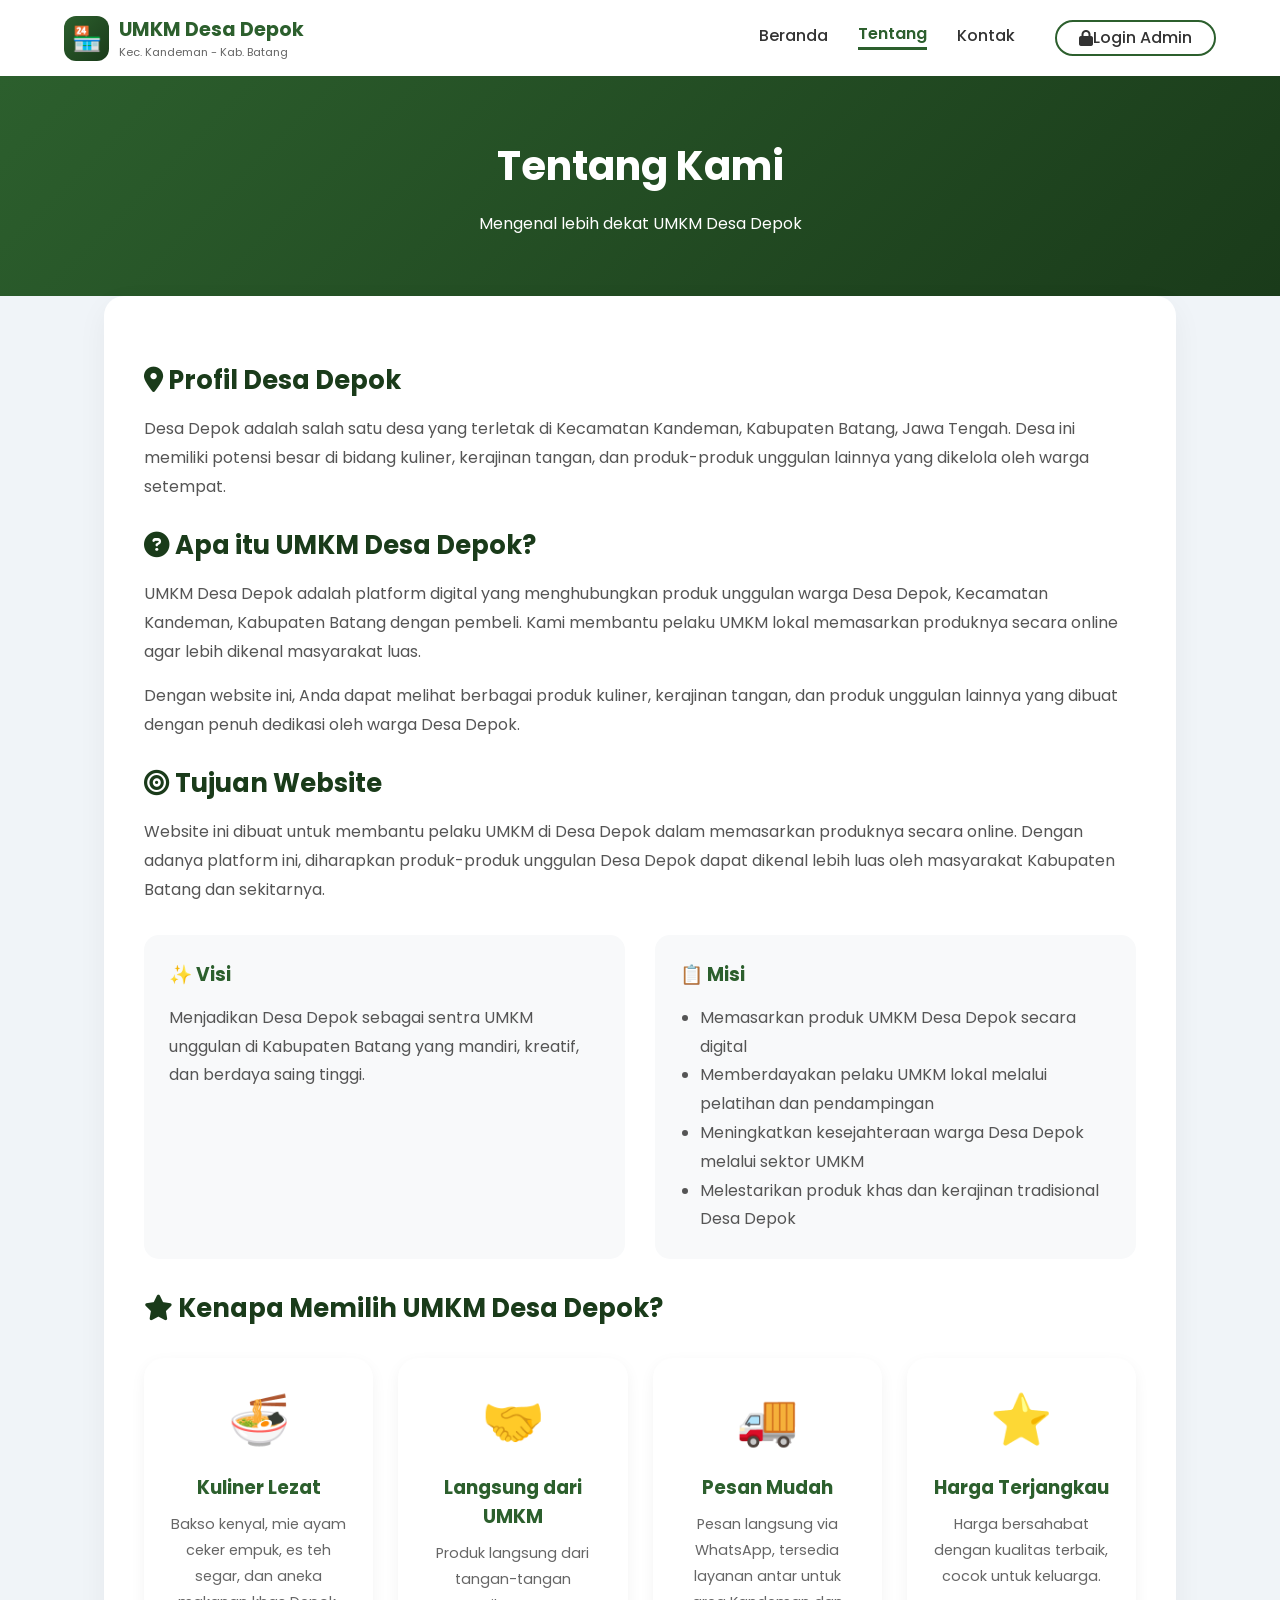
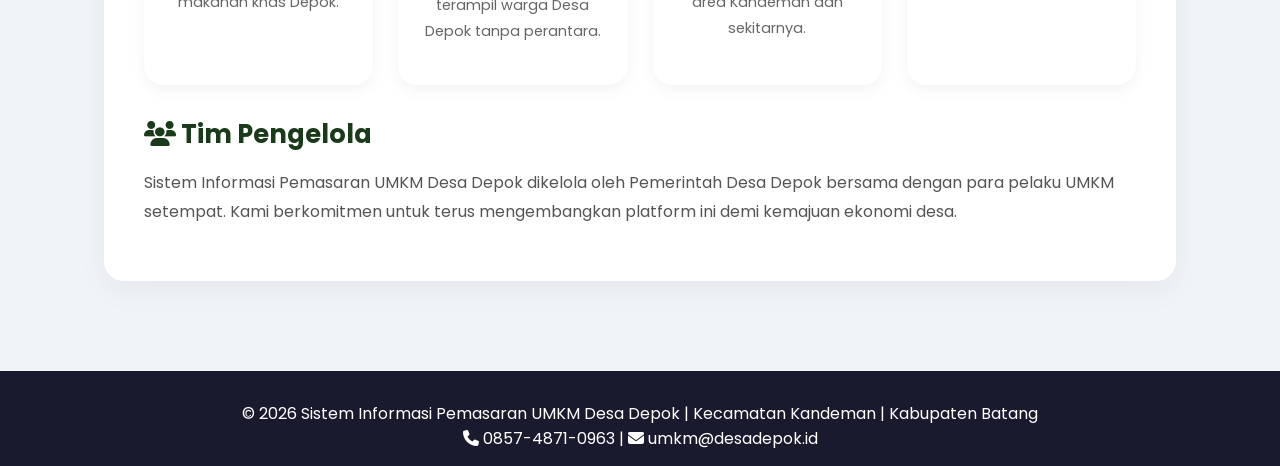
<file: tentang.html>
<!DOCTYPE html>
<html lang="id">
<head>
    <meta charset="UTF-8">
    <meta name="viewport" content="width=device-width, initial-scale=1.0">
    <title>Tentang | UMKM Desa Depok</title>
    <link href="https://fonts.googleapis.com/css2?family=Poppins:wght@400;500;600;700&display=swap" rel="stylesheet">
    <link rel="stylesheet" href="https://cdnjs.cloudflare.com/ajax/libs/font-awesome/6.5.1/css/all.min.css">
    <style>
        * { margin: 0; padding: 0; box-sizing: border-box; }
        body { font-family: 'Poppins', sans-serif; background: #f0f4f8; }
        .navbar { background: white; padding: 15px 5%; display: flex; justify-content: space-between; align-items: center; flex-wrap: wrap; gap: 15px; box-shadow: 0 2px 10px rgba(0,0,0,0.05); }
        .logo { display: flex; align-items: center; gap: 10px; cursor: pointer; }
        .logo-icon { background: linear-gradient(135deg, #2c5f2d, #1a3b1a); width: 45px; height: 45px; border-radius: 12px; display: flex; align-items: center; justify-content: center; color: white; font-size: 24px; }
        .logo-text h2 { font-size: 1.2em; color: #2c5f2d; }
        .logo-text p { font-size: 0.7em; color: #666; }
        
        .nav-links {
            display: flex;
            gap: 30px;
            align-items: center;
            flex-wrap: wrap;
        }
        .nav-links a {
            display: inline-flex;
            align-items: center;
            text-decoration: none;
            color: #333;
            font-weight: 500;
            transition: 0.3s;
            line-height: 1;
            padding-bottom: 5px;
        }
        .nav-links a:hover { color: #2c5f2d; }
        .nav-links a.active {
            color: #2c5f2d;
            font-weight: 600;
            border-bottom: 3px solid #2c5f2d;
        }
        .btn-outline {
            border: 2px solid #2c5f2d;
            padding: 8px 22px;
            border-radius: 40px;
            background: transparent;
            margin-left: 10px;
            border-bottom: 2px solid #2c5f2d;
        }
        .btn-outline:hover { background: #2c5f2d; color: white !important; }
        .nav-links a.btn-outline {
            padding-bottom: 8px;
        }
        
        /* Hero kecil */
        .hero-small { background: linear-gradient(135deg, #2c5f2d, #1a3b1a); color: white; padding: 60px 5%; text-align: center; }
        .hero-small h1 { font-size: 2.5em; margin-bottom: 15px; }
        .container { max-width: 1200px; margin: 0 auto; padding: 40px 5%; }
        .about-card { background: white; border-radius: 20px; padding: 40px; box-shadow: 0 10px 30px rgba(0,0,0,0.05); margin-top: -40px; position: relative; z-index: 10; }
        .about-card h2 { color: #1a3b1a; margin: 25px 0 15px; font-size: 1.6rem; }
        .about-card p { color: #555; line-height: 1.8; margin-bottom: 15px; }
        .visi-misi { display: grid; grid-template-columns: 1fr 1fr; gap: 30px; margin: 30px 0; }
        .visi-card, .misi-card { background: #f8f9fa; border-radius: 15px; padding: 25px; }
        .visi-card h3, .misi-card h3 { color: #2c5f2d; margin-bottom: 15px; }
        .misi-card ul { padding-left: 20px; color: #555; line-height: 1.8; }
        .feature-grid { display: grid; grid-template-columns: repeat(4,1fr); gap: 25px; margin: 30px 0; }
        .feature-card { background: white; border-radius: 20px; padding: 25px; text-align: center; box-shadow: 0 5px 15px rgba(0,0,0,0.05); transition: 0.3s; }
        .feature-card:hover { transform: translateY(-5px); }
        .feature-icon { font-size: 50px; margin-bottom: 15px; }
        .feature-card h3 { color: #2c5f2d; margin-bottom: 10px; }
        .feature-card p { color: #666; font-size: 0.9rem; }
        .footer { background: #1a1a2e; color: white; text-align: center; padding: 30px 5% 15px; margin-top: 50px; }
        @media (max-width: 768px) { 
            .feature-grid { grid-template-columns: 1fr; } 
            .visi-misi { grid-template-columns: 1fr; } 
            .hero-small h1 { font-size: 1.5em; } 
            .nav-links { gap: 20px; justify-content: center; }
        }
    </style>
</head>
<body>
    <nav class="navbar">
        <div class="logo" onclick="location.href='index.html'">
            <div class="logo-icon">🏪</div>
            <div class="logo-text">
                <h2>UMKM Desa Depok</h2>
                <p>Kec. Kandeman - Kab. Batang</p>
            </div>
        </div>
        <div class="nav-links">
            <a href="index.html">Beranda</a>
            <a href="tentang.html" class="active">Tentang</a>
            <a href="kontak.html">Kontak</a>
            <a href="login.html" class="btn-outline"><i class="fas fa-lock"></i> Login Admin</a>
        </div>
    </nav>

    <section class="hero-small">
        <h1>Tentang Kami</h1>
        <p>Mengenal lebih dekat UMKM Desa Depok</p>
    </section>

    <div class="container">
        <div class="about-card">
            <h2><i class="fas fa-map-marker-alt"></i> Profil Desa Depok</h2>
            <p>Desa Depok adalah salah satu desa yang terletak di Kecamatan Kandeman, Kabupaten Batang, Jawa Tengah. Desa ini memiliki potensi besar di bidang kuliner, kerajinan tangan, dan produk-produk unggulan lainnya yang dikelola oleh warga setempat.</p>

            <h2><i class="fas fa-question-circle"></i> Apa itu UMKM Desa Depok?</h2>
            <p>UMKM Desa Depok adalah platform digital yang menghubungkan produk unggulan warga Desa Depok, Kecamatan Kandeman, Kabupaten Batang dengan pembeli. Kami membantu pelaku UMKM lokal memasarkan produknya secara online agar lebih dikenal masyarakat luas.</p>
            <p>Dengan website ini, Anda dapat melihat berbagai produk kuliner, kerajinan tangan, dan produk unggulan lainnya yang dibuat dengan penuh dedikasi oleh warga Desa Depok.</p>

            <h2><i class="fas fa-bullseye"></i> Tujuan Website</h2>
            <p>Website ini dibuat untuk membantu pelaku UMKM di Desa Depok dalam memasarkan produknya secara online. Dengan adanya platform ini, diharapkan produk-produk unggulan Desa Depok dapat dikenal lebih luas oleh masyarakat Kabupaten Batang dan sekitarnya.</p>

            <div class="visi-misi">
                <div class="visi-card">
                    <h3>✨ Visi</h3>
                    <p>Menjadikan Desa Depok sebagai sentra UMKM unggulan di Kabupaten Batang yang mandiri, kreatif, dan berdaya saing tinggi.</p>
                </div>
                <div class="misi-card">
                    <h3>📋 Misi</h3>
                    <ul>
                        <li>Memasarkan produk UMKM Desa Depok secara digital</li>
                        <li>Memberdayakan pelaku UMKM lokal melalui pelatihan dan pendampingan</li>
                        <li>Meningkatkan kesejahteraan warga Desa Depok melalui sektor UMKM</li>
                        <li>Melestarikan produk khas dan kerajinan tradisional Desa Depok</li>
                    </ul>
                </div>
            </div>

            <h2><i class="fas fa-star"></i> Kenapa Memilih UMKM Desa Depok?</h2>
            <div class="feature-grid">
                <div class="feature-card"><div class="feature-icon">🍜</div><h3>Kuliner Lezat</h3><p>Bakso kenyal, mie ayam ceker empuk, es teh segar, dan aneka makanan khas Depok.</p></div>
                <div class="feature-card"><div class="feature-icon">🤝</div><h3>Langsung dari UMKM</h3><p>Produk langsung dari tangan-tangan terampil warga Desa Depok tanpa perantara.</p></div>
                <div class="feature-card"><div class="feature-icon">🚚</div><h3>Pesan Mudah</h3><p>Pesan langsung via WhatsApp, tersedia layanan antar untuk area Kandeman dan sekitarnya.</p></div>
                <div class="feature-card"><div class="feature-icon">⭐</div><h3>Harga Terjangkau</h3><p>Harga bersahabat dengan kualitas terbaik, cocok untuk keluarga.</p></div>
            </div>

            <h2><i class="fas fa-users"></i> Tim Pengelola</h2>
            <p>Sistem Informasi Pemasaran UMKM Desa Depok dikelola oleh Pemerintah Desa Depok bersama dengan para pelaku UMKM setempat. Kami berkomitmen untuk terus mengembangkan platform ini demi kemajuan ekonomi desa.</p>
        </div>
    </div>

    <footer class="footer">
        <p>&copy; 2026 Sistem Informasi Pemasaran UMKM Desa Depok | Kecamatan Kandeman | Kabupaten Batang</p>
        <p><i class="fas fa-phone"></i> 0857-4871-0963 | <i class="fas fa-envelope"></i> umkm@desadepok.id</p>
    </footer>
</body>
</html>
</file>
